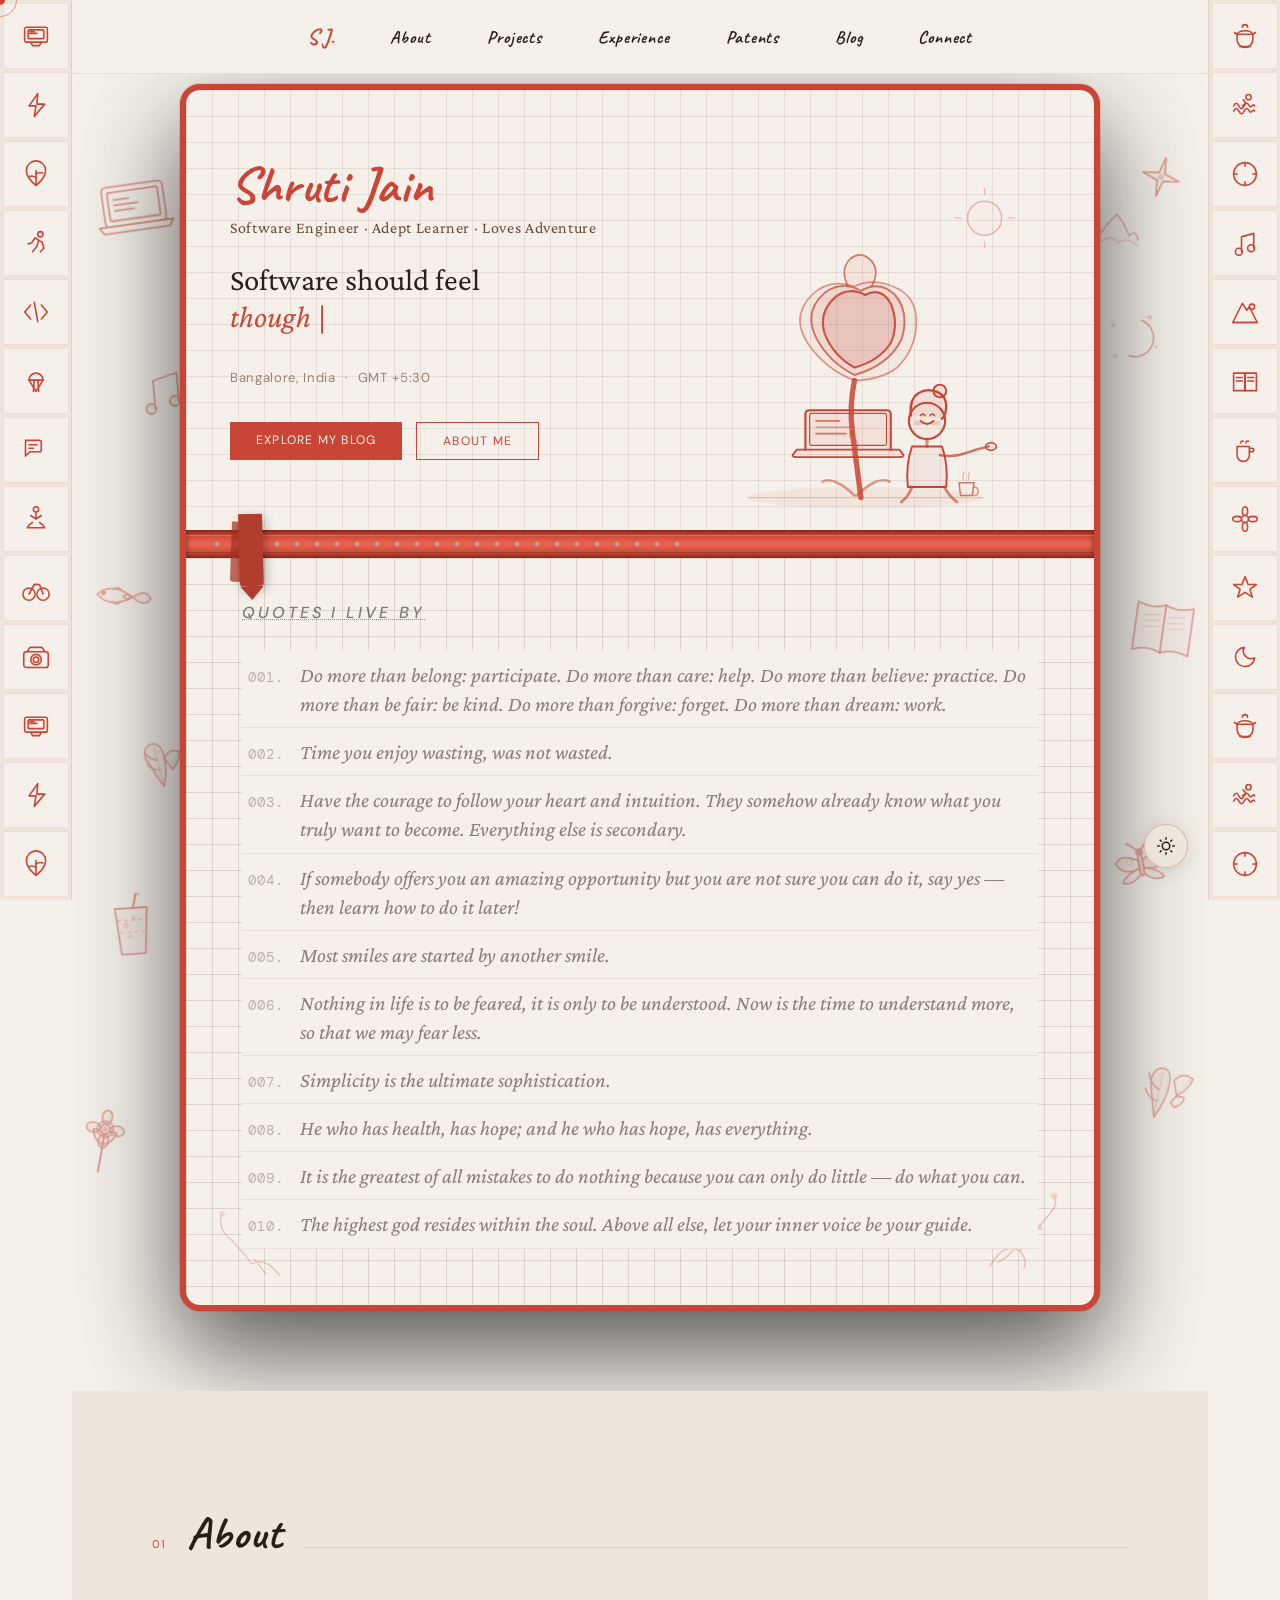
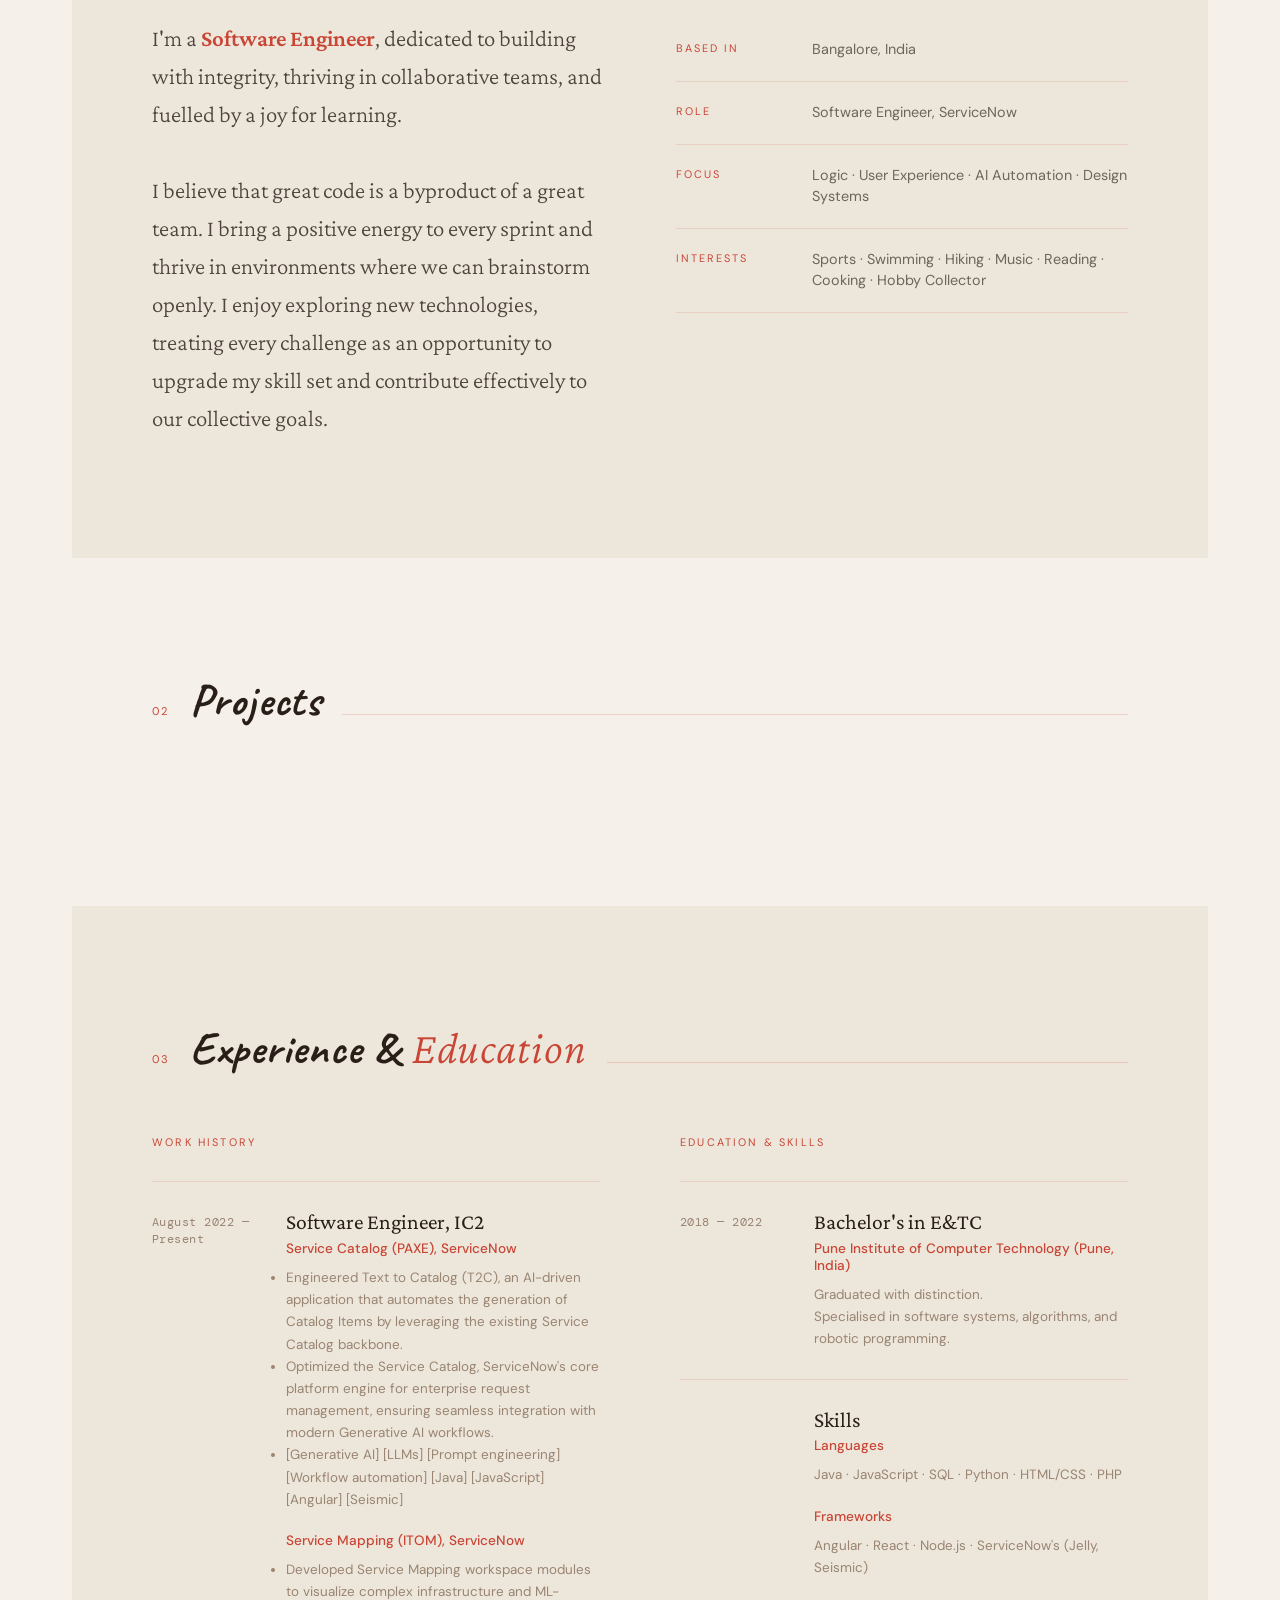
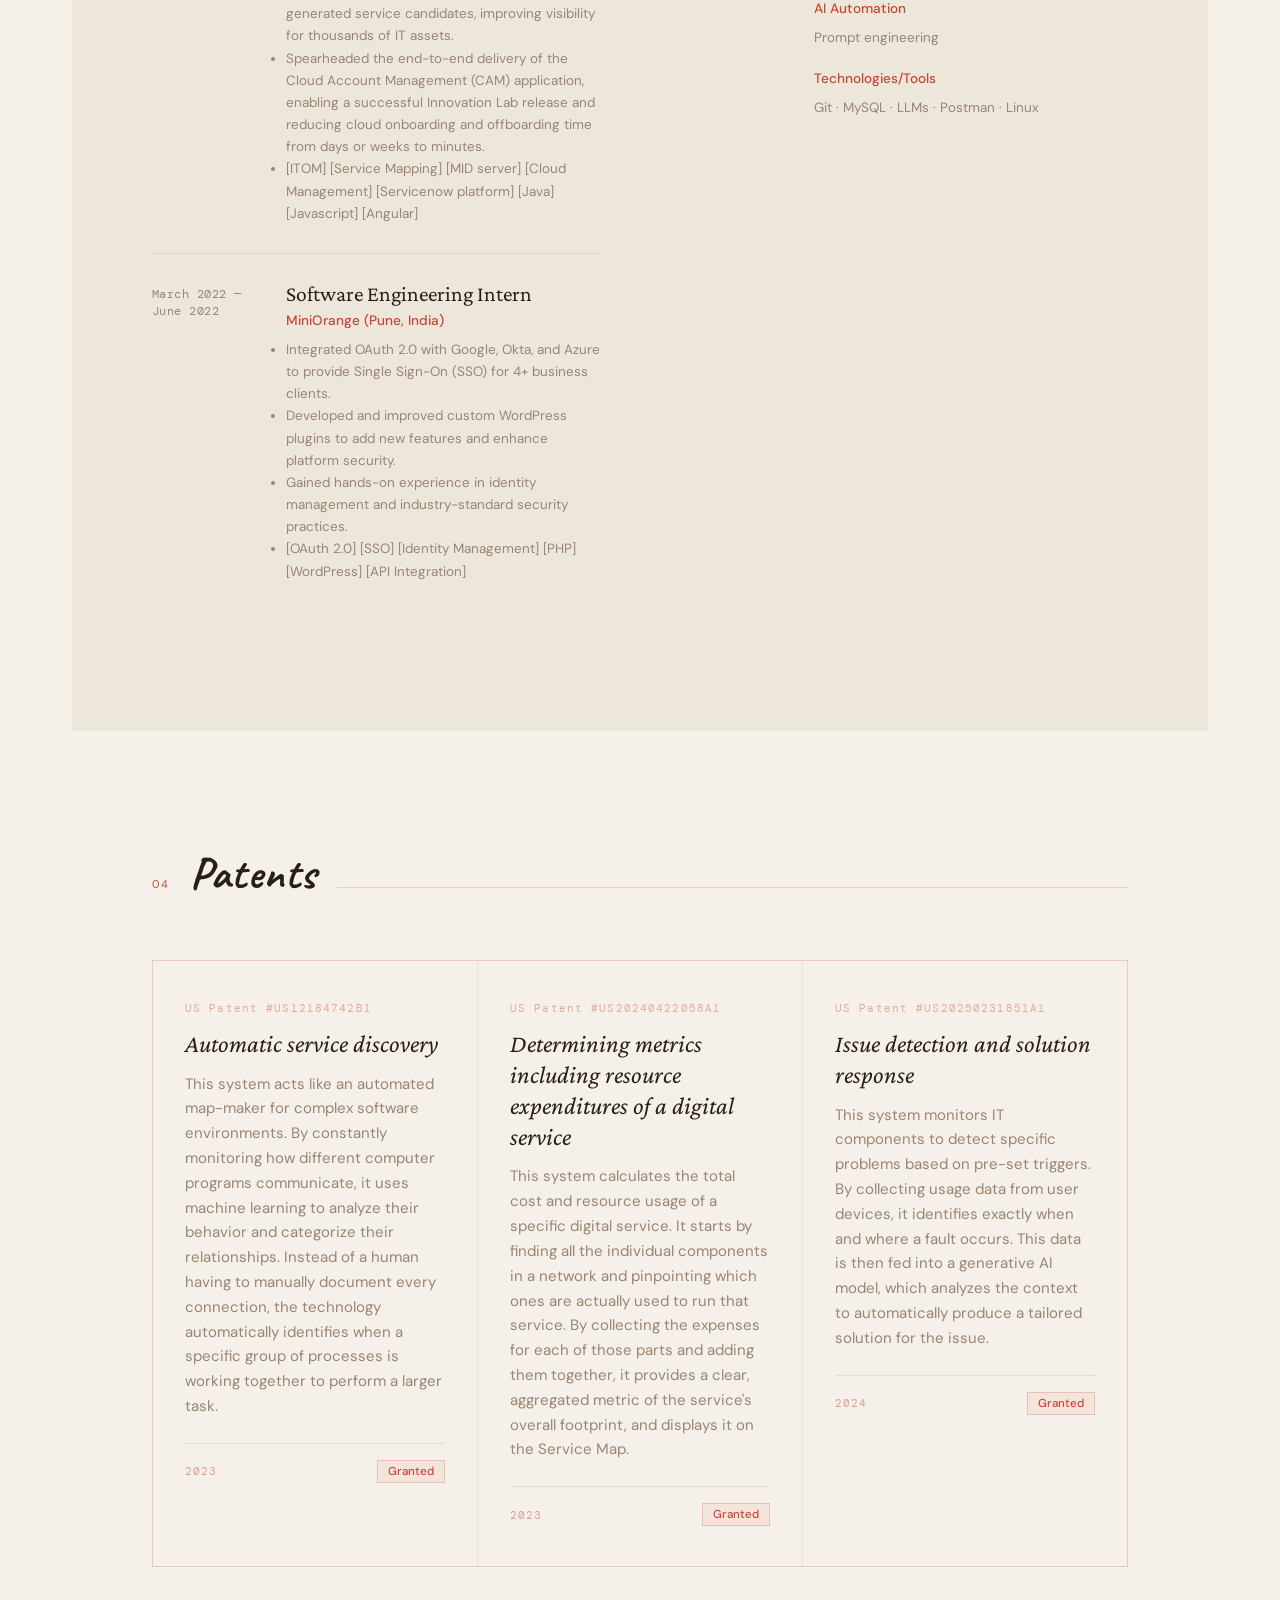
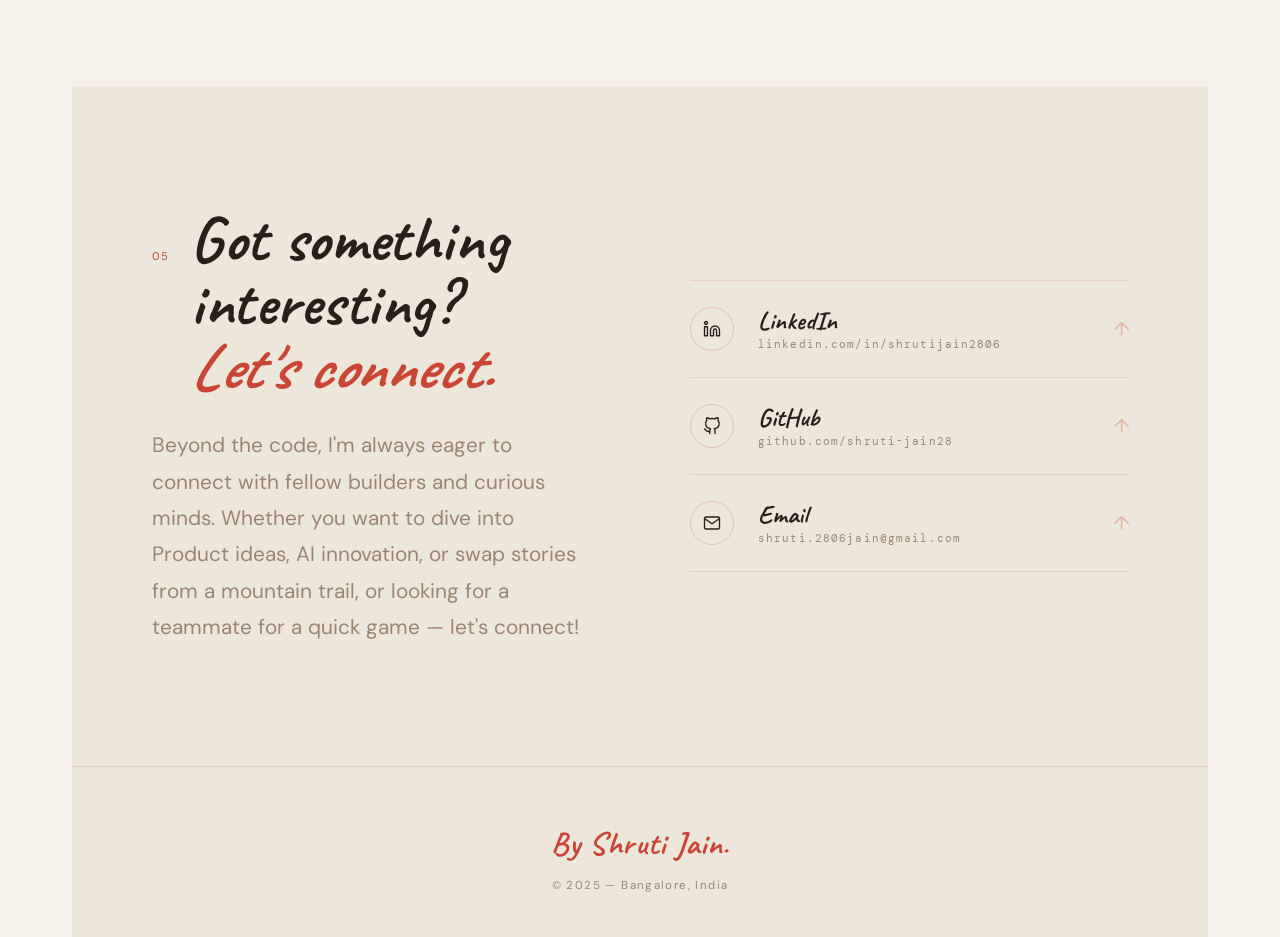
<file: index.html>
<!doctype html>
<html lang="en">
  <head>
    <meta charset="UTF-8" />
    <meta name="viewport" content="width=device-width, initial-scale=1.0" />
    <title>Shruti Jain</title>

    <!--Logo-->
    <link rel="icon" type="image/png" href="images/home_favicon.png" />

    <!-- Fonts -->
    <link
      href="https://fonts.googleapis.com/css2?family=Caveat:wght@400;600;700&family=Crimson+Pro:ital,wght@0,300;0,400;0,600;1,300;1,400&family=DM+Mono:wght@400;500&family=DM+Sans:wght@300;400;500&display=swap"
      rel="stylesheet"
    />

    <!-- Styles — order matters: base tokens first, then overrides -->
    <link rel="stylesheet" href="styles/base.css" />
    <link rel="stylesheet" href="styles/layout.css" />
    <link rel="stylesheet" href="styles/cursor.css" />
    <link rel="stylesheet" href="styles/hero.css" />
    <link rel="stylesheet" href="styles/sections.css" />
    <link rel="stylesheet" href="styles/responsive.css" />
  </head>
  <body>
    <!-- Custom cursor -->
    <div class="cur-dot" id="curDot"></div>
    <div class="cur-ring" id="curRing"></div>

    <!-- Theme toggle -->
    <button
      class="theme-toggle"
      id="themeToggle"
      aria-label="Toggle light/dark theme"
      title="Switch theme"
    >
      <span class="theme-icon theme-icon-dark">
        <svg
          width="18"
          height="18"
          viewBox="0 0 24 24"
          fill="none"
          stroke="currentColor"
          stroke-width="2"
          stroke-linecap="round"
          stroke-linejoin="round"
        >
          <path d="M21 12.79A9 9 0 1 1 11.21 3 7 7 0 0 0 21 12.79z" />
        </svg>
      </span>
      <span class="theme-icon theme-icon-light">
        <svg
          width="18"
          height="18"
          viewBox="0 0 24 24"
          fill="none"
          stroke="currentColor"
          stroke-width="2"
          stroke-linecap="round"
          stroke-linejoin="round"
        >
          <circle cx="12" cy="12" r="5" />
          <line x1="12" y1="1" x2="12" y2="3" />
          <line x1="12" y1="21" x2="12" y2="23" />
          <line x1="4.22" y1="4.22" x2="5.64" y2="5.64" />
          <line x1="18.36" y1="18.36" x2="19.78" y2="19.78" />
          <line x1="1" y1="12" x2="3" y2="12" />
          <line x1="21" y1="12" x2="23" y2="12" />
          <line x1="4.22" y1="19.78" x2="5.64" y2="18.36" />
          <line x1="18.36" y1="5.64" x2="19.78" y2="4.22" />
        </svg>
      </span>
    </button>

    <!-- Floating photo (appears over name on hover) -->
    <div id="floatPhoto">
      <img src="images/shruti.jpeg" alt="Shruti Jain" />
    </div>

    <!-- Quote author tooltip -->
    <div class="q-author-card" id="authorCard">
      <div class="q-author-info">
        <div class="q-author-name" id="authorName"></div>
        <div class="q-author-date" id="authorDate"></div>
      </div>
    </div>

    <!-- Sidebars (populated by sidebar.js) -->
    <aside class="sidebar sidebar-left" id="sideL"></aside>
    <aside class="sidebar sidebar-right" id="sideR"></aside>

    <main>
      <!-- ── NAV ─────────────────────────────────────────── -->
      <nav>
        <a href="#hero" class="nav-home">S J.</a>
        <a href="#about" class="nav-link">About</a>
        <a href="#projects" class="nav-link">Projects</a>
        <a href="#work" class="nav-link">Experience</a>
        <a href="#patents" class="nav-link">Patents</a>
        <a href="blog.html" class="nav-link">Blog</a>
        <a href="#contact" class="nav-link">Connect</a>
      </nav>

      <!-- ══════════════════════ HERO ══════════════════════ -->
      <section id="hero">
        <!-- Left doodles -->
        <svg
          class="hero-doodle"
          style="
            left: 2%;
            top: 8%;
            width: 88px;
            --op: 0.5;
            --base-t: rotate(-8deg);
            --float-t: translateY(-8px) rotate(-8deg);
            animation-delay: 0.2s, 0s;
            animation-duration: 7s, 0s;
          "
          viewBox="0 0 80 56"
          fill="none"
          stroke="#c94535"
          stroke-width="1.6"
          stroke-linecap="round"
          stroke-linejoin="round"
        >
          <rect x="8" y="4" width="56" height="36" rx="4" />
          <rect x="13" y="9" width="46" height="26" rx="1.5" />
          <line x1="18" y1="16" x2="32" y2="16" />
          <line x1="18" y1="21" x2="40" y2="21" />
          <line x1="18" y1="26" x2="36" y2="26" />
          <rect
            x="30"
            y="23"
            width="4"
            height="6"
            fill="#c94535"
            stroke="none"
            opacity=".5"
          >
            <animate
              attributeName="opacity"
              values="0;.6;0"
              dur="1.2s"
              repeatCount="indefinite"
            />
          </rect>
          <path d="M2 40 h68 l-4 6 H6z" />
        </svg>
        <svg
          class="hero-doodle"
          style="
            left: 1%;
            top: 38%;
            width: 72px;
            --op: 0.45;
            --base-t: rotate(5deg);
            --float-t: translateY(-12px) rotate(5deg);
            animation-delay: 0.5s, 0s;
            animation-duration: 8s, 0s;
          "
          viewBox="0 0 72 44"
          fill="none"
          stroke="#c94535"
          stroke-width="1.6"
          stroke-linecap="round"
          stroke-linejoin="round"
        >
          <path
            d="M14 22 Q28 8 50 22 Q28 36 14 22z"
            fill="rgba(201,69,53,.08)"
          />
          <path
            d="M50 22 Q62 12 68 22 Q62 32 50 22z"
            fill="rgba(201,69,53,.1)"
          />
          <circle cx="20" cy="20" r="2.5" fill="#c94535" stroke="none" />
          <path d="M30 16 Q34 12 38 16" />
          <path d="M30 28 Q34 32 38 28" />
          <path d="M40 22 Q44 18 48 22 Q44 26 40 22z" />
        </svg>
        <svg
          class="hero-doodle"
          style="
            left: 3%;
            top: 62%;
            width: 52px;
            --op: 0.5;
            --base-t: rotate(-4deg);
            --float-t: translateY(-9px) rotate(-4deg);
            animation-delay: 1s, 0s;
            animation-duration: 6.5s, 0s;
          "
          viewBox="0 0 52 72"
          fill="none"
          stroke="#c94535"
          stroke-width="1.6"
          stroke-linecap="round"
          stroke-linejoin="round"
        >
          <path d="M10 18 L14 64 H38 L42 18z" fill="rgba(201,69,53,.07)" />
          <line x1="10" y1="18" x2="42" y2="18" />
          <line
            x1="12"
            y1="30"
            x2="40"
            y2="30"
            stroke-dasharray="3 4"
            opacity=".5"
          />
          <line
            x1="14"
            y1="42"
            x2="38"
            y2="42"
            stroke-dasharray="3 4"
            opacity=".35"
          />
          <line x1="32" y1="4" x2="28" y2="18" stroke-width="2.2" />
          <path d="M30 6 Q33 3 36 5" stroke-width="1.2" opacity=".6" />
          <circle cx="20" cy="35" r="2" opacity=".4" />
          <circle cx="28" cy="28" r="1.5" opacity=".35" />
          <circle cx="24" cy="46" r="1.2" opacity=".3" />
        </svg>
        <svg
          class="hero-doodle"
          style="
            left: 0%;
            top: 78%;
            width: 64px;
            --op: 0.48;
            --base-t: rotate(10deg);
            --float-t: translateY(-7px) rotate(10deg);
            animation-delay: 1.8s, 0s;
            animation-duration: 9s, 0s;
          "
          viewBox="0 0 64 72"
          fill="none"
          stroke="#c94535"
          stroke-width="1.5"
          stroke-linecap="round"
          stroke-linejoin="round"
        >
          <line x1="32" y1="72" x2="32" y2="36" stroke-width="2" />
          <path
            d="M32 44 Q22 40 20 30 Q30 28 32 36z"
            fill="rgba(201,69,53,.1)"
          />
          <path
            d="M32 44 Q42 40 44 30 Q34 28 32 36z"
            fill="rgba(201,69,53,.1)"
          />
          <circle cx="32" cy="28" r="8" fill="rgba(201,69,53,.08)" />
          <ellipse cx="32" cy="16" rx="5" ry="7" fill="rgba(201,69,53,.12)" />
          <ellipse cx="32" cy="40" rx="5" ry="7" fill="rgba(201,69,53,.12)" />
          <ellipse cx="20" cy="28" rx="7" ry="5" fill="rgba(201,69,53,.12)" />
          <ellipse cx="44" cy="28" rx="7" ry="5" fill="rgba(201,69,53,.12)" />
          <circle cx="32" cy="28" r="5" fill="rgba(201,69,53,.2)" />
          <circle
            cx="32"
            cy="28"
            r="2.5"
            fill="#c94535"
            stroke="none"
            opacity=".5"
          />
        </svg>
        <svg
          class="hero-doodle"
          style="
            left: 5%;
            top: 50%;
            width: 60px;
            --op: 0.42;
            --base-t: rotate(-12deg);
            --float-t: translateY(-11px) rotate(-12deg);
            animation-delay: 2.4s, 0s;
            animation-duration: 7.5s, 0s;
          "
          viewBox="0 0 60 60"
          fill="none"
          stroke="#c94535"
          stroke-width="1.5"
          stroke-linecap="round"
          stroke-linejoin="round"
        >
          <path
            d="M30 55 Q24 42 20 30 Q14 18 22 12 Q34 8 36 22 Q38 36 30 55z"
            fill="rgba(201,69,53,.1)"
          />
          <line x1="30" y1="55" x2="28" y2="14" stroke-width="1" opacity=".5" />
          <path d="M28 28 Q20 24 18 18" />
          <path d="M29 38 Q21 36 18 30" />
          <path
            d="M42 40 Q50 34 52 24 Q42 18 36 28z"
            fill="rgba(201,69,53,.08)"
          />
          <line x1="42" y1="40" x2="50" y2="24" stroke-width="1" opacity=".4" />
        </svg>
        <svg
          class="hero-doodle"
          style="
            left: 6%;
            top: 22%;
            width: 44px;
            --op: 0.45;
            --base-t: rotate(-5deg);
            --float-t: translateY(-12px) rotate(-5deg);
            animation-delay: 3.2s, 0s;
            animation-duration: 8s, 0s;
          "
          viewBox="0 0 44 56"
          fill="none"
          stroke="#c94535"
          stroke-width="1.8"
          stroke-linecap="round"
          stroke-linejoin="round"
        >
          <path d="M14 44 V16 L38 10 V38" />
          <circle cx="10" cy="44" r="5" fill="rgba(201,69,53,.15)" />
          <circle cx="34" cy="38" r="5" fill="rgba(201,69,53,.15)" />
        </svg>

        <!-- Right doodles -->
        <svg
          class="hero-doodle"
          style="
            right: 2%;
            top: 6%;
            width: 48px;
            --op: 0.5;
            --base-t: rotate(15deg);
            --float-t: translateY(-10px) rotate(15deg);
            animation-delay: 0.3s, 0s;
            animation-duration: 6s, 0s;
          "
          viewBox="0 0 48 48"
          fill="none"
          stroke="#c94535"
          stroke-width="1.6"
          stroke-linecap="round"
        >
          <path
            d="M24 4 L27 20 L43 24 L27 28 L24 44 L21 28 L5 24 L21 20z"
            fill="rgba(201,69,53,.1)"
          />
          <circle
            cx="24"
            cy="24"
            r="3"
            fill="#c94535"
            stroke="none"
            opacity=".4"
          />
        </svg>
        <svg
          class="hero-doodle"
          style="
            right: 4%;
            top: 18%;
            width: 58px;
            --op: 0.45;
            --base-t: rotate(-6deg);
            --float-t: translateY(-14px) rotate(-6deg);
            animation-delay: 0.8s, 0s;
            animation-duration: 10s, 0s;
          "
          viewBox="0 0 58 58"
          fill="none"
          stroke="#c94535"
          stroke-width="1.5"
          stroke-linecap="round"
        >
          <path
            d="M38 10 A18 18 0 1 1 22 44 A14 14 0 0 0 38 10z"
            fill="rgba(201,69,53,.1)"
          />
          <circle
            cx="10"
            cy="12"
            r="2"
            fill="#c94535"
            stroke="none"
            opacity=".45"
          />
          <circle
            cx="50"
            cy="38"
            r="1.5"
            fill="#c94535"
            stroke="none"
            opacity=".4"
          />
          <path
            d="M46 10 l1.5-3.5 1.5 3.5 m-1.5-3.5 l-3.5 1.5 3.5 1.5"
            stroke-width="1.2"
            opacity=".5"
          />
          <path
            d="M8 44 l1-2.5 1 2.5 m-1-2.5 l-2.5 1 2.5 1"
            stroke-width="1"
            opacity=".4"
          />
        </svg>
        <svg
          class="hero-doodle"
          style="
            right: 1%;
            top: 40%;
            width: 68px;
            --op: 0.48;
            --base-t: rotate(8deg);
            --float-t: translateY(-9px) rotate(8deg);
            animation-delay: 1.3s, 0s;
            animation-duration: 8.5s, 0s;
          "
          viewBox="0 0 68 56"
          fill="none"
          stroke="#c94535"
          stroke-width="1.6"
          stroke-linecap="round"
          stroke-linejoin="round"
        >
          <path
            d="M6 4 Q6 52 6 52 Q22 46 34 52 Q46 46 62 52 L62 4 Q46 10 34 4 Q22 10 6 4z"
            fill="rgba(201,69,53,.07)"
          />
          <line x1="34" y1="4" x2="34" y2="52" stroke-width="1.8" />
          <line x1="14" y1="16" x2="30" y2="14" stroke-width="1" opacity=".5" />
          <line x1="14" y1="22" x2="30" y2="20" stroke-width="1" opacity=".4" />
          <line x1="14" y1="28" x2="30" y2="26" stroke-width="1" opacity=".4" />
          <line x1="38" y1="16" x2="54" y2="14" stroke-width="1" opacity=".5" />
          <line x1="38" y1="22" x2="54" y2="20" stroke-width="1" opacity=".4" />
          <line x1="38" y1="28" x2="54" y2="26" stroke-width="1" opacity=".4" />
        </svg>
        <svg
          class="hero-doodle"
          style="
            right: 3%;
            top: 58%;
            width: 66px;
            --op: 0.46;
            --base-t: rotate(-10deg);
            --float-t: translateY(-13px) rotate(-10deg);
            animation-delay: 2s, 0s;
            animation-duration: 7s, 0s;
          "
          viewBox="0 0 66 52"
          fill="none"
          stroke="#c94535"
          stroke-width="1.5"
          stroke-linecap="round"
          stroke-linejoin="round"
        >
          <ellipse cx="33" cy="26" rx="2.5" ry="12" fill="rgba(201,69,53,.3)" />
          <circle cx="33" cy="14" r="3" fill="rgba(201,69,53,.2)" />
          <path d="M33 14 Q26 6 22 4" />
          <circle
            cx="22"
            cy="4"
            r="1.8"
            fill="#c94535"
            stroke="none"
            opacity=".5"
          />
          <path d="M33 14 Q40 6 44 4" />
          <circle
            cx="44"
            cy="4"
            r="1.8"
            fill="#c94535"
            stroke="none"
            opacity=".5"
          />
          <path
            d="M31 22 Q14 12 8 22 Q14 36 31 30z"
            fill="rgba(201,69,53,.1)"
          />
          <path
            d="M31 30 Q16 34 12 42 Q22 46 31 36z"
            fill="rgba(201,69,53,.08)"
          />
          <path
            d="M35 22 Q52 12 58 22 Q52 36 35 30z"
            fill="rgba(201,69,53,.1)"
          />
          <path
            d="M35 30 Q50 34 54 42 Q44 46 35 36z"
            fill="rgba(201,69,53,.08)"
          />
          <circle cx="22" cy="22" r="3" stroke-width="1" opacity=".4" />
          <circle cx="44" cy="22" r="3" stroke-width="1" opacity=".4" />
        </svg>
        <svg
          class="hero-doodle"
          style="
            right: 1%;
            top: 74%;
            width: 70px;
            --op: 0.44;
            --base-t: rotate(14deg);
            --float-t: translateY(-8px) rotate(14deg);
            animation-delay: 2.8s, 0s;
            animation-duration: 9.5s, 0s;
          "
          viewBox="0 0 70 72"
          fill="none"
          stroke="#c94535"
          stroke-width="1.5"
          stroke-linecap="round"
          stroke-linejoin="round"
        >
          <path
            d="M35 70 Q30 56 26 44 Q20 30 28 22 Q40 16 42 32 Q44 48 35 70z"
            fill="rgba(201,69,53,.1)"
          />
          <line
            x1="35"
            y1="70"
            x2="33"
            y2="24"
            stroke-width="1"
            opacity=".45"
          />
          <path d="M33 42 Q23 38 20 28" />
          <path d="M34 54 Q24 52 20 44" />
          <path
            d="M52 44 Q62 36 64 24 Q52 18 46 30z"
            fill="rgba(201,69,53,.08)"
          />
          <path
            d="M52 56 Q60 52 60 44 Q50 42 48 52z"
            fill="rgba(201,69,53,.07)"
          />
          <line
            x1="52"
            y1="44"
            x2="62"
            y2="24"
            stroke-width="1"
            opacity=".35"
          />
        </svg>
        <svg
          class="hero-doodle"
          style="
            right: 6%;
            top: 10%;
            width: 56px;
            --op: 0.4;
            --base-t: rotate(6deg);
            --float-t: translateY(-10px) rotate(6deg);
            animation-delay: 3.8s, 0s;
            animation-duration: 11s, 0s;
          "
          viewBox="0 0 56 40"
          fill="none"
          stroke="#c94535"
          stroke-width="1.6"
          stroke-linecap="round"
          stroke-linejoin="round"
        >
          <path
            d="M4 32 Q10 20 18 28 Q24 16 32 8 Q40 16 46 28 Q52 20 56 32"
            opacity=".9"
          />
          <path
            d="M4 38 Q12 30 20 36 Q28 28 36 36 Q44 28 56 38"
            opacity=".5"
            stroke-width="1.2"
          />
        </svg>

        <!-- Open notebook -->
        <div class="notebook-open">
          <!-- TOP PAGE -->
          <div class="nb-page-left">
            <div class="nb-left-content">
              <div class="name-wrap" id="nameWrap">
                <h1 class="nb-name">Shruti Jain</h1>
              </div>
              <p class="nb-role">
                Software Engineer · Adept Learner · Loves Adventure
              </p>
              <h2 class="nb-tagline">
                Software should feel<br />
                <span
                  class="rotating-word"
                  id="rotatingWord"
                  title="click to change"
                >
                  <span class="word-inner" id="wordInner">thoughtful</span>
                </span>
              </h2>
              <p class="nb-location">
                Bangalore, India &nbsp;·&nbsp; GMT +5:30
              </p>
              <div class="nb-cta">
                <a href="blog.html" class="btn-nb btn-nb-solid"
                  >Explore my Blog</a
                >
                <a href="#about" class="btn-nb btn-nb-outline">About Me</a>
              </div>
            </div>

            <!-- Right illustration -->
            <div class="nb-right-illus">
              <svg
                viewBox="0 0 300 340"
                fill="none"
                stroke="#c94535"
                stroke-linecap="round"
                stroke-linejoin="round"
              >
                <ellipse
                  cx="152"
                  cy="310"
                  rx="110"
                  ry="10"
                  fill="rgba(201,69,53,.07)"
                  stroke="none"
                />
                <line
                  x1="42"
                  y1="310"
                  x2="262"
                  y2="310"
                  stroke-width="1.2"
                  opacity=".25"
                />
                <path
                  d="M148 310 Q144 280 140 248 Q137 225 142 200"
                  stroke-width="5"
                  stroke-linecap="round"
                  opacity=".85"
                />
                <path
                  d="M145 290 Q148 285 145 278"
                  stroke-width="1"
                  opacity=".4"
                />
                <path
                  d="M143 268 Q147 263 144 256"
                  stroke-width="1"
                  opacity=".4"
                />
                <path
                  d="M142 200 Q115 190 98 165 Q82 140 102 120 Q118 104 142 112 Q158 104 178 112 Q200 120 200 145 Q200 170 182 188 Q166 200 142 200z"
                  fill="rgba(201,69,53,.09)"
                  stroke-width="1.6"
                  opacity=".55"
                />
                <path
                  d="M142 195 Q118 183 106 160 Q94 135 114 118 Q130 106 148 116 Q166 106 180 120 Q194 136 186 162 Q174 186 142 195z"
                  fill="rgba(201,69,53,.12)"
                  stroke-width="1.8"
                  opacity=".75"
                />
                <path
                  d="M142 188 Q122 177 114 156 Q108 136 124 122 Q137 112 152 120 Q167 112 176 128 Q184 147 176 165 Q165 182 142 188z"
                  fill="rgba(201,69,53,.15)"
                  stroke-width="2"
                  opacity=".9"
                />
                <path
                  d="M136 112 Q128 96 138 86 Q148 78 158 88 Q166 98 158 112"
                  fill="rgba(201,69,53,.12)"
                  stroke-width="1.6"
                  opacity=".7"
                />
                <path
                  d="M142 308 Q134 300 126 296 Q118 292 112 295"
                  stroke-width="2.5"
                  opacity=".5"
                />
                <path
                  d="M144 308 Q152 300 160 296 Q168 292 175 295"
                  stroke-width="2.5"
                  opacity=".5"
                />
                <path
                  d="M96 265 L96 232 Q96 228 100 228 L172 228 Q176 228 176 232 L176 265"
                  stroke-width="2"
                  fill="rgba(201,69,53,.06)"
                />
                <rect
                  x="100"
                  y="231"
                  width="72"
                  height="30"
                  rx="1.5"
                  stroke-width="1"
                  fill="rgba(201,69,53,.04)"
                />
                <line
                  x1="106"
                  y1="238"
                  x2="128"
                  y2="238"
                  stroke-width="1.8"
                  opacity=".7"
                />
                <line
                  x1="106"
                  y1="244"
                  x2="142"
                  y2="244"
                  stroke-width="1.2"
                  opacity=".5"
                />
                <line
                  x1="106"
                  y1="250"
                  x2="134"
                  y2="250"
                  stroke-width="1.8"
                  opacity=".7"
                />
                <rect
                  x="137"
                  y="247"
                  width="5"
                  height="7"
                  fill="#c94535"
                  stroke="none"
                  opacity=".6"
                >
                  <animate
                    attributeName="opacity"
                    values="0;.65;0"
                    dur="1.3s"
                    repeatCount="indefinite"
                  />
                </rect>
                <path
                  d="M88 265 L184 265 L188 270 Q188 272 184 272 L88 272 Q84 272 84 270z"
                  stroke-width="1.8"
                  fill="rgba(201,69,53,.07)"
                />
                <circle
                  cx="210"
                  cy="238"
                  r="17"
                  stroke-width="2"
                  fill="rgba(201,69,53,.04)"
                />
                <path
                  d="M195 233 Q193 218 202 212 Q210 207 220 211 Q228 215 228 224 Q228 232 224 236"
                  stroke-width="2.2"
                  fill="rgba(201,69,53,.1)"
                />
                <circle
                  cx="222"
                  cy="210"
                  r="6"
                  stroke-width="1.8"
                  fill="rgba(201,69,53,.08)"
                />
                <path d="M204 238 Q210 244 216 238" stroke-width="1.8" />
                <path d="M204 233 Q206 230 208 233" stroke-width="1.5" />
                <path d="M213 233 Q215 230 217 233" stroke-width="1.5" />
                <ellipse
                  cx="202"
                  cy="240"
                  rx="4"
                  ry="2.5"
                  fill="rgba(201,69,53,.18)"
                  stroke="none"
                />
                <ellipse
                  cx="218"
                  cy="240"
                  rx="4"
                  ry="2.5"
                  fill="rgba(201,69,53,.18)"
                  stroke="none"
                />
                <line
                  x1="210"
                  y1="255"
                  x2="210"
                  y2="262"
                  stroke-width="3"
                  opacity=".6"
                />
                <path
                  d="M196 262 Q190 278 192 300 L228 300 Q230 278 224 262z"
                  stroke-width="1.8"
                  fill="rgba(201,69,53,.05)"
                />
                <path
                  d="M222 270 Q230 272 240 270 Q248 268 256 265 Q264 263 268 262"
                  stroke-width="2.2"
                  stroke-linecap="round"
                  opacity=".75"
                />
                <ellipse
                  cx="270"
                  cy="262"
                  rx="5"
                  ry="3.5"
                  stroke-width="1.5"
                  fill="rgba(201,69,53,.06)"
                />
                <path
                  d="M196 300 Q192 310 186 314"
                  stroke-width="2.5"
                  opacity=".65"
                />
                <path
                  d="M226 300 Q232 310 238 314"
                  stroke-width="2.5"
                  opacity=".65"
                />
                <circle
                  cx="264"
                  cy="48"
                  r="16"
                  stroke-width="1.4"
                  opacity=".35"
                  fill="rgba(201,69,53,.05)"
                />
                <line
                  x1="264"
                  y1="26"
                  x2="264"
                  y2="20"
                  stroke-width="1.2"
                  opacity=".3"
                />
                <line
                  x1="264"
                  y1="70"
                  x2="264"
                  y2="76"
                  stroke-width="1.2"
                  opacity=".3"
                />
                <line
                  x1="242"
                  y1="48"
                  x2="236"
                  y2="48"
                  stroke-width="1.2"
                  opacity=".3"
                />
                <line
                  x1="286"
                  y1="48"
                  x2="292"
                  y2="48"
                  stroke-width="1.2"
                  opacity=".3"
                />
                <path
                  d="M240 296 h14 l-1.5 12 H241.5z"
                  stroke-width="1.5"
                  opacity=".7"
                />
                <path
                  d="M254 300 q4 0 4 4 q0 4-4 4"
                  stroke-width="1.2"
                  opacity=".6"
                />
                <path
                  d="M244 293 Q243 289 245 286"
                  stroke-width="1"
                  opacity=".45"
                />
                <path
                  d="M249 293 Q248 289 250 286"
                  stroke-width="1"
                  opacity=".4"
                />
              </svg>
            </div>
          </div>

          <!-- SPINE -->
          <div class="notebook-spine">
            <div class="stitch">
              <span></span><span></span><span></span><span></span> <span></span
              ><span></span><span></span><span></span> <span></span><span></span
              ><span></span><span></span> <span></span><span></span><span></span
              ><span></span> <span></span><span></span><span></span
              ><span></span> <span></span><span></span><span></span
              ><span></span>
            </div>
            <div class="nb-ribbon"></div>
            <div class="nb-ribbon-back"></div>
          </div>

          <!-- BOTTOM PAGE — Quotes (populated by quotes.js) -->
          <div class="nb-page-right">
            <p class="nb-quotes-title">Quotes I live by</p>
            <ul class="quote-list" id="quoteList"></ul>

            <!-- Corner doodles -->
            <div
              style="
                position: absolute;
                bottom: 24px;
                right: 24px;
                opacity: 0.3;
                pointer-events: none;
              "
            >
              <svg
                width="90"
                height="90"
                viewBox="0 0 90 90"
                fill="none"
                stroke="#d44f39"
                stroke-width="1.5"
                stroke-linecap="round"
                stroke-linejoin="round"
              >
                <path d="M10 80 Q25 55 40 65 Q55 45 72 25" />
                <path d="M36 60 Q28 72 18 76" />
                <path d="M72 25 Q78 18 74 10" />
                <path d="M40 65 Q48 75 44 82" />
                <circle
                  cx="74"
                  cy="10"
                  r="3.5"
                  fill="#d44f39"
                  stroke="none"
                  opacity=".5"
                />
                <path d="M58 44 l2-5 2 5 m-2-5 l-5 2 5 2" stroke-width="1.2" />
              </svg>
            </div>
            <div
              style="
                position: absolute;
                bottom: 24px;
                left: 24px;
                opacity: 0.28;
                pointer-events: none;
              "
            >
              <svg
                width="80"
                height="80"
                viewBox="0 0 80 80"
                fill="none"
                stroke="#d44f39"
                stroke-width="1.4"
                stroke-linecap="round"
                stroke-linejoin="round"
              >
                <path d="M70 80 Q55 60 42 68 Q30 52 15 38" />
                <path d="M44 63 Q52 73 56 78" />
                <path d="M15 38 Q8 28 12 18" />
                <circle
                  cx="12"
                  cy="18"
                  r="3"
                  fill="#d44f39"
                  stroke="none"
                  opacity=".5"
                />
              </svg>
            </div>
          </div>
        </div>
        <!-- /notebook-open -->
      </section>

      <!-- ══════════════════════ ABOUT ══════════════════════ -->
      <section id="about">
        <div class="sec-header rv">
          <span class="sec-num">01</span>
          <h2 class="sec-title">About</h2>
          <div class="sec-line"></div>
        </div>
        <div class="about-grid">
          <div class="about-bio rv rv1">
            I'm a <strong>Software Engineer</strong>, dedicated to building with
            integrity, thriving in collaborative teams, and fuelled by a joy for
            learning.<br /><br />
            I believe that great code is a byproduct of a great team. I bring a
            positive energy to every sprint and thrive in environments where we
            can brainstorm openly. I enjoy exploring new technologies, treating
            every challenge as an opportunity to upgrade my skill set and
            contribute effectively to our collective goals.
          </div>
          <div class="about-details">
            <div class="det rv rv2">
              <span class="det-k">Based In</span
              ><span class="det-v">Bangalore, India</span>
            </div>
            <div class="det rv rv2">
              <span class="det-k">Role</span
              ><span class="det-v">Software Engineer, ServiceNow</span>
            </div>
            <div class="det rv rv3">
              <span class="det-k">Focus</span
              ><span class="det-v"
                >Logic · User Experience · AI Automation · Design Systems</span
              >
            </div>
            <div class="det rv rv4">
              <span class="det-k">Interests</span
              ><span class="det-v"
                >Sports · Swimming · Hiking · Music · Reading · Cooking · Hobby
                Collector</span
              >
            </div>
          </div>
        </div>
      </section>

      <!-- ══════════════════════ PROJECTS ══════════════════════ -->
      <section id="projects">
        <div class="sec-header rv">
          <span class="sec-num">02</span>
          <h2 class="sec-title">Projects</h2>
          <div class="sec-line"></div>
        </div>
        <!-- Skills / project cards go here -->
      </section>

      <!-- ══════════════════════ EXPERIENCE ══════════════════════ -->
      <section id="work">
        <div class="sec-header rv">
          <span class="sec-num">03</span>
          <h2 class="sec-title">
            Experience &amp;
            <em
              style="
                font-style: italic;
                color: var(--coral);
                font-family: &quot;Crimson Pro&quot;, serif;
                font-weight: 300;
              "
              >Education</em
            >
          </h2>
          <div class="sec-line"></div>
        </div>
        <div class="exp-grid">
          <!-- Work history -->
          <div>
            <p class="exp-col-label rv">Work History</p>
            <div class="exp-entry rv rv1">
              <span class="exp-year">August 2022 — Present</span>
              <div class="exp-body">
                <h3 class="exp-title">Software Engineer, IC2</h3>
                <div class="exp-company">
                  Service Catalog (PAXE), ServiceNow
                </div>
                <ul class="exp-desc">
                  <li>
                    Engineered Text to Catalog (T2C), an AI-driven application
                    that automates the generation of Catalog Items by leveraging
                    the existing Service Catalog backbone.
                  </li>
                  <li>
                    Optimized the Service Catalog, ServiceNow's core platform
                    engine for enterprise request management, ensuring seamless
                    integration with modern Generative AI workflows.
                  </li>
                  <li>
                    [Generative AI] [LLMs] [Prompt engineering] [Workflow
                    automation] [Java] [JavaScript] [Angular] [Seismic]
                  </li>
                </ul>
                <br />
                <div class="exp-company">
                  Service Mapping (ITOM), ServiceNow
                </div>
                <ul class="exp-desc">
                  <li>
                    Developed Service Mapping workspace modules to visualize
                    complex infrastructure and ML-generated service candidates,
                    improving visibility for thousands of IT assets.
                  </li>
                  <li>
                    Spearheaded the end-to-end delivery of the Cloud Account
                    Management (CAM) application, enabling a successful
                    Innovation Lab release and reducing cloud onboarding and
                    offboarding time from days or weeks to minutes.
                  </li>
                  <li>
                    [ITOM] [Service Mapping] [MID server] [Cloud Management]
                    [Servicenow platform] [Java] [Javascript] [Angular]
                  </li>
                </ul>
              </div>
            </div>
            <div class="exp-entry rv rv2">
              <span class="exp-year">March 2022 — June 2022</span>
              <div class="exp-body">
                <h3 class="exp-title">Software Engineering Intern</h3>
                <div class="exp-company">MiniOrange (Pune, India)</div>
                <ul class="exp-desc">
                  <li>
                    Integrated OAuth 2.0 with Google, Okta, and Azure to provide
                    Single Sign-On (SSO) for 4+ business clients.
                  </li>
                  <li>
                    Developed and improved custom WordPress plugins to add new
                    features and enhance platform security.
                  </li>
                  <li>
                    Gained hands-on experience in identity management and
                    industry-standard security practices.
                  </li>
                  <li>
                    [OAuth 2.0] [SSO] [Identity Management] [PHP] [WordPress]
                    [API Integration]
                  </li>
                </ul>
              </div>
            </div>
          </div>

          <!-- Education -->
          <div>
            <p class="exp-col-label rv rv1">Education &amp; Skills</p>
            <div class="exp-entry rv rv1">
              <span class="exp-year">2018 — 2022</span>
              <div class="exp-body">
                <h3 class="exp-title">Bachelor's in E&amp;TC</h3>
                <div class="exp-company">
                  Pune Institute of Computer Technology (Pune, India)
                </div>
                <p class="exp-desc">
                  Graduated with distinction.<br />Specialised in software
                  systems, algorithms, and robotic programming.
                </p>
              </div>
            </div>
            <div class="exp-entry rv rv3">
              <span class="exp-year"></span>
              <div class="exp-body">
                <h3 class="exp-title">Skills</h3>
                <div class="exp-company">Languages</div>
                <p class="exp-desc">
                  Java · JavaScript · SQL · Python · HTML/CSS · PHP
                </p>
                <br />
                <div class="exp-company">Frameworks</div>
                <p class="exp-desc">
                  Angular · React · Node.js · ServiceNow's (Jelly, Seismic)
                </p>
                <br />
                <div class="exp-company">AI Automation</div>
                <p class="exp-desc">Prompt engineering</p>
                <br />
                <div class="exp-company">Technologies/Tools</div>
                <p class="exp-desc">Git · MySQL · LLMs · Postman · Linux</p>
              </div>
            </div>
          </div>
        </div>
      </section>

      <!-- ══════════════════════ PATENTS ══════════════════════ -->
      <section id="patents">
        <div class="sec-header rv">
          <span class="sec-num">04</span>
          <h2 class="sec-title">Patents</h2>
          <div class="sec-line"></div>
        </div>
        <div class="patents-grid">
          <a
            href="https://patents.google.com/patent/US12184742B1"
            target="_blank"
            rel="noopener"
            class="patent-card rv"
            style="text-decoration: none; display: block"
          >
            <span class="patent-num">US Patent #US12184742B1</span>
            <h3 class="patent-title">Automatic service discovery</h3>
            <p class="patent-desc">
              This system acts like an automated map-maker for complex software
              environments. By constantly monitoring how different computer
              programs communicate, it uses machine learning to analyze their
              behavior and categorize their relationships. Instead of a human
              having to manually document every connection, the technology
              automatically identifies when a specific group of processes is
              working together to perform a larger task.
            </p>
            <div class="patent-footer">
              <span class="patent-year">2023</span
              ><span class="patent-status">Granted</span>
            </div>
          </a>
          <a
            href="https://patents.google.com/patent/US20240422058A1"
            target="_blank"
            rel="noopener"
            class="patent-card rv rv1"
            style="text-decoration: none; display: block"
          >
            <span class="patent-num">US Patent #US20240422058A1</span>
            <h3 class="patent-title">
              Determining metrics including resource expenditures of a digital
              service
            </h3>
            <p class="patent-desc">
              This system calculates the total cost and resource usage of a
              specific digital service. It starts by finding all the individual
              components in a network and pinpointing which ones are actually
              used to run that service. By collecting the expenses for each of
              those parts and adding them together, it provides a clear,
              aggregated metric of the service's overall footprint, and displays
              it on the Service Map.
            </p>
            <div class="patent-footer">
              <span class="patent-year">2023</span
              ><span class="patent-status">Granted</span>
            </div>
          </a>
          <a
            href="https://patents.google.com/patent/US20250231851A1"
            target="_blank"
            rel="noopener"
            class="patent-card rv rv2"
            style="text-decoration: none; display: block"
          >
            <span class="patent-num">US Patent #US20250231851A1</span>
            <h3 class="patent-title">Issue detection and solution response</h3>
            <p class="patent-desc">
              This system monitors IT components to detect specific problems
              based on pre-set triggers. By collecting usage data from user
              devices, it identifies exactly when and where a fault occurs. This
              data is then fed into a generative AI model, which analyzes the
              context to automatically produce a tailored solution for the
              issue.
            </p>
            <div class="patent-footer">
              <span class="patent-year">2024</span
              ><span class="patent-status">Granted</span>
            </div>
          </a>
        </div>
      </section>

      <!-- ══════════════════════ CONTACT ══════════════════════ -->
      <section id="contact">
        <div>
          <div class="sec-header rv" style="margin-bottom: 28px">
            <span class="sec-num">05</span>
            <p class="contact-hl rv rv1">
              Got something<br />interesting?<br /><em>Let's connect.</em>
            </p>
          </div>
          <p class="contact-sub rv rv2">
            Beyond the code, I'm always eager to connect with fellow builders
            and curious minds. Whether you want to dive into Product ideas, AI
            innovation, or swap stories from a mountain trail, or looking for a
            teammate for a quick game — let's connect!
          </p>
        </div>

        <div class="social-links-grid rv rv2">
          <a
            href="https://www.linkedin.com/in/shrutijain2806/"
            target="_blank"
            rel="noopener noreferrer"
            class="social-link-item"
          >
            <div class="social-link-icon">
              <svg
                viewBox="0 0 24 24"
                fill="none"
                stroke="currentColor"
                stroke-width="1.8"
                stroke-linecap="round"
                stroke-linejoin="round"
              >
                <path
                  d="M16 8a6 6 0 0 1 6 6v7h-4v-7a2 2 0 0 0-2-2 2 2 0 0 0-2 2v7h-4v-7a6 6 0 0 1 6-6z"
                />
                <rect x="2" y="9" width="4" height="12" />
                <circle cx="4" cy="4" r="2" />
              </svg>
            </div>
            <div>
              <span class="social-link-name">LinkedIn</span>
              <span class="social-link-handle"
                >linkedin.com/in/shrutijain2806</span
              >
            </div>
            <span class="social-link-arr">↗</span>
          </a>

          <a
            href="https://github.com/shruti-jain28"
            target="_blank"
            rel="noopener noreferrer"
            class="social-link-item"
          >
            <div class="social-link-icon">
              <svg
                viewBox="0 0 24 24"
                fill="none"
                stroke="currentColor"
                stroke-width="1.8"
                stroke-linecap="round"
                stroke-linejoin="round"
              >
                <path
                  d="M9 19c-5 1.5-5-2.5-7-3m14 6v-3.87a3.37 3.37 0 0 0-.94-2.61c3.14-.35 6.44-1.54 6.44-7A5.44 5.44 0 0 0 20 4.77 5.07 5.07 0 0 0 19.91 1S18.73.65 16 2.48a13.38 13.38 0 0 0-7 0C6.27.65 5.09 1 5.09 1A5.07 5.07 0 0 0 5 4.77a5.44 5.44 0 0 0-1.5 3.78c0 5.42 3.3 6.61 6.44 7A3.37 3.37 0 0 0 9 18.13V22"
                />
              </svg>
            </div>
            <div>
              <span class="social-link-name">GitHub</span>
              <span class="social-link-handle">github.com/shruti-jain28</span>
            </div>
            <span class="social-link-arr">↗</span>
          </a>

          <a href="mailto:shruti.2806jain@gmail.com" class="social-link-item">
            <div class="social-link-icon">
              <svg
                viewBox="0 0 24 24"
                fill="none"
                stroke="currentColor"
                stroke-width="1.8"
                stroke-linecap="round"
                stroke-linejoin="round"
              >
                <path
                  d="M4 4h16c1.1 0 2 .9 2 2v12c0 1.1-.9 2-2 2H4c-1.1 0-2-.9-2-2V6c0-1.1.9-2 2-2z"
                />
                <polyline points="22,6 12,13 2,6" />
              </svg>
            </div>
            <div>
              <span class="social-link-name">Email</span>
              <span class="social-link-handle">shruti.2806jain@gmail.com</span>
            </div>
            <span class="social-link-arr">↗</span>
          </a>
        </div>
      </section>

      <!-- ══════════════════════ FOOTER ══════════════════════ -->
      <footer>
        <a href="#hero" class="foot-logo">By Shruti Jain.</a>
        <span class="foot-copy">© 2025 — Bangalore, India</span>
      </footer>
    </main>

    <!-- Data first (populate Portfolio.ICONS / Portfolio.QUOTES) -->
    <script src="data/icons.js"></script>
    <script src="data/quotes.js"></script>

    <!-- Feature scripts (register Portfolio.init* functions) -->
    <script src="scripts/theme.js"></script>
    <script src="scripts/sidebar.js"></script>
    <script src="scripts/cursor.js"></script>
    <script src="scripts/typewriter.js"></script>
    <script src="scripts/quotes.js"></script>
    <script src="scripts/interactions.js"></script>

    <!-- Entry point — calls all inits in the right order -->
    <script src="scripts/main.js"></script>
  </body>
</html>
</file>
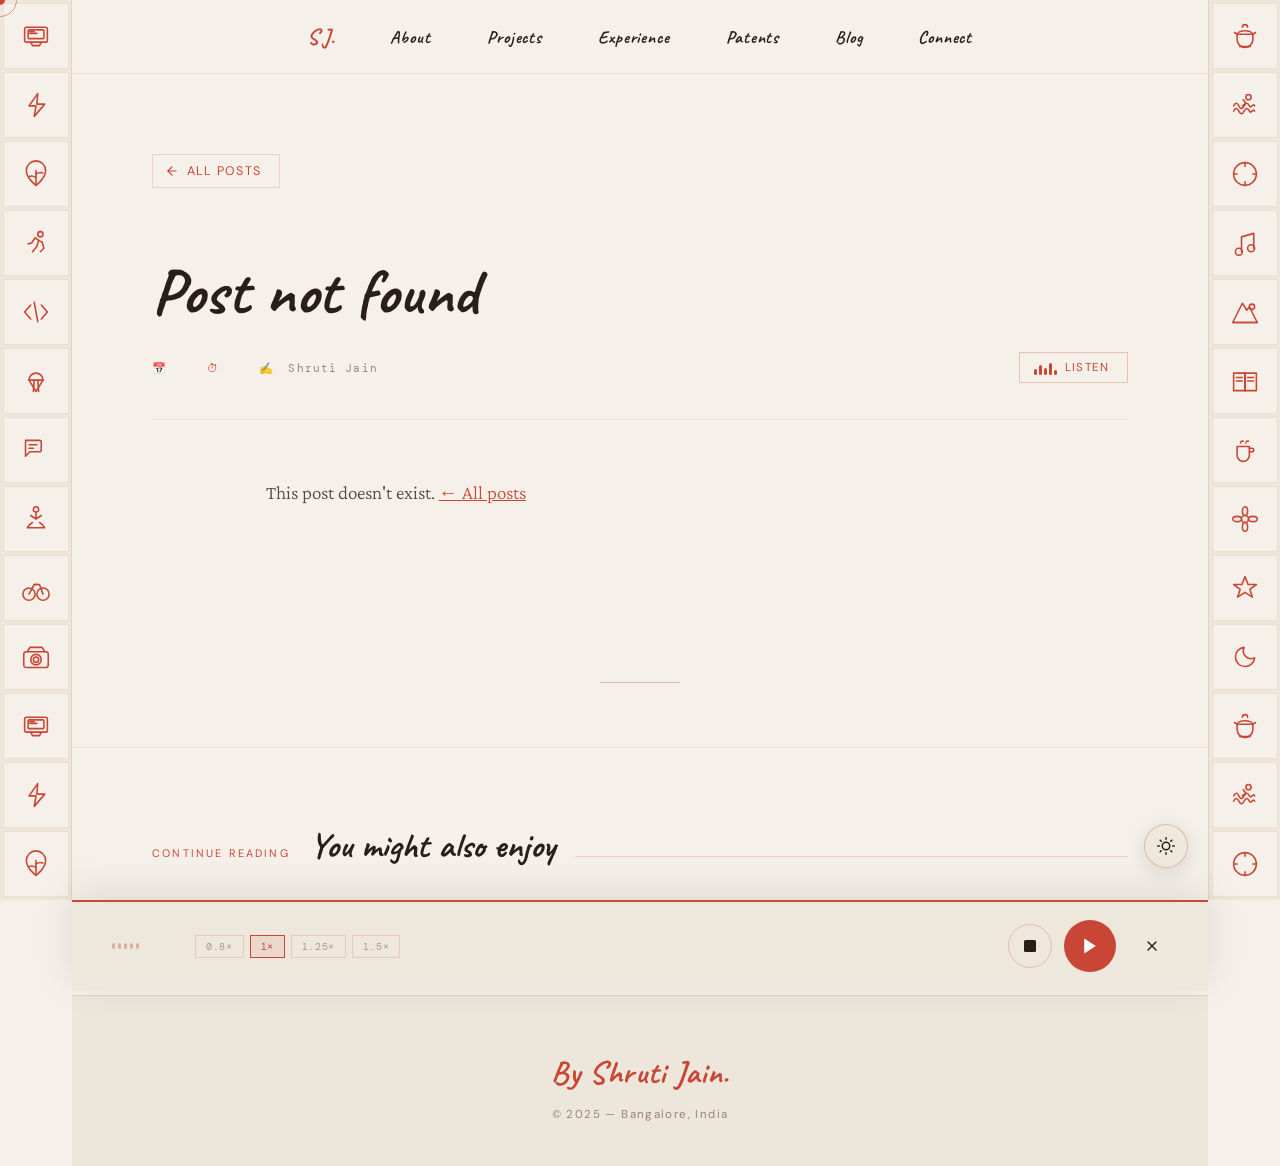
<file: blog-post.html>
<!doctype html>
<html lang="en">
  <head>
    <meta charset="UTF-8" />
    <meta name="viewport" content="width=device-width, initial-scale=1.0" />
    <title>Post — Shruti Jain</title>
    <link
      href="https://fonts.googleapis.com/css2?family=Caveat:wght@400;600;700&family=Crimson+Pro:ital,wght@0,300;0,400;0,600;1,300;1,400&family=DM+Mono:wght@400;500&family=DM+Sans:wght@300;400;500&display=swap"
      rel="stylesheet"
    />
    <!-- Shared styles -->
    <link rel="stylesheet" href="styles/base.css" />
    <link rel="stylesheet" href="styles/layout.css" />
    <link rel="stylesheet" href="styles/cursor.css" />
    <!-- Blog-specific -->
    <link rel="stylesheet" href="styles/blog.css" />
  </head>
  <body>

    <!-- Cursor -->
    <div class="cur-dot" id="curDot"></div>
    <div class="cur-ring" id="curRing"></div>

    <!-- Theme toggle -->
    <button class="theme-toggle" id="themeToggle" aria-label="Toggle theme" title="Switch theme">
      <span class="theme-icon theme-icon-dark">
        <svg width="18" height="18" viewBox="0 0 24 24" fill="none" stroke="currentColor" stroke-width="2" stroke-linecap="round" stroke-linejoin="round">
          <path d="M21 12.79A9 9 0 1 1 11.21 3 7 7 0 0 0 21 12.79z"/>
        </svg>
      </span>
      <span class="theme-icon theme-icon-light">
        <svg width="18" height="18" viewBox="0 0 24 24" fill="none" stroke="currentColor" stroke-width="2" stroke-linecap="round" stroke-linejoin="round">
          <circle cx="12" cy="12" r="5"/>
          <line x1="12" y1="1" x2="12" y2="3"/><line x1="12" y1="21" x2="12" y2="23"/>
          <line x1="4.22" y1="4.22" x2="5.64" y2="5.64"/><line x1="18.36" y1="18.36" x2="19.78" y2="19.78"/>
          <line x1="1" y1="12" x2="3" y2="12"/><line x1="21" y1="12" x2="23" y2="12"/>
          <line x1="4.22" y1="19.78" x2="5.64" y2="18.36"/><line x1="18.36" y1="5.64" x2="19.78" y2="4.22"/>
        </svg>
      </span>
    </button>

    <!-- Sidebars -->
    <aside class="sidebar sidebar-left"  id="sideL"></aside>
    <aside class="sidebar sidebar-right" id="sideR"></aside>

    <main>

      <!-- ── NAV ── -->
      <nav>
        <a href="index.html" class="nav-home">S J.</a>
        <a href="index.html#about"    class="nav-link">About</a>
        <a href="index.html#projects" class="nav-link">Projects</a>
        <a href="index.html#work"     class="nav-link">Experience</a>
        <a href="index.html#patents"  class="nav-link">Patents</a>
        <a href="blog.html"           class="nav-link">Blog</a>
        <a href="index.html#contact"  class="nav-link">Connect</a>
      </nav>

      <!-- ── POST HERO ── -->
      <section id="post-hero">

        <!-- Back link -->
        <div class="post-back-row">
          <a href="blog.html" class="back-link">
            <svg viewBox="0 0 24 24" fill="none" stroke="currentColor" stroke-width="2" stroke-linecap="round" stroke-linejoin="round">
              <line x1="19" y1="12" x2="5" y2="12"/>
              <polyline points="12 19 5 12 12 5"/>
            </svg>
            All Posts
          </a>
        </div>

        <!-- Tags row (populated by JS) -->
        <div class="post-tags-row" id="postTags"></div>

        <!-- Title (populated by JS) -->
        <h1 class="post-title" id="postTitle"></h1>

        <!-- Meta bar -->
        <div class="post-meta-bar">
          <span class="post-meta-item">
            <span>📅</span>
            <span id="postDate"></span>
          </span>
          <span class="post-meta-item">
            <span>⏱</span>
            <span id="postRead"></span>
          </span>
          <span class="post-meta-item">
            <span>✍️</span>
            Shruti Jain
          </span>
          <!-- Listen button -->
          <button class="listen-btn" id="listenBtn" title="Listen to this post">
            <div class="listen-waves" aria-hidden="true">
              <span></span><span></span><span></span><span></span><span></span>
            </div>
            Listen
          </button>
        </div>

      </section>

      <!-- ── POST BODY (populated by JS) ── -->
      <article id="postBody"></article>

      <!-- Visual breather before recommendations -->
      <div class="post-divider"></div>

      <!-- ── RECOMMENDATIONS ── -->
      <section id="recommendations">
        <div class="rec-header rv">
          <span class="rec-label">Continue reading</span>
          <h2 class="rec-title">You might also enjoy</h2>
          <div class="rec-line"></div>
        </div>
        <div class="rec-grid" id="recGrid"></div>
      </section>

      <!-- ── FOOTER ── -->
      <footer>
        <a href="index.html" class="foot-logo">By Shruti Jain.</a>
        <span class="foot-copy">© 2025 — Bangalore, India</span>
      </footer>

    </main>

    <!-- ══════════════════════ TTS PLAYER BAR ══════════════════════ -->
    <div class="tts-player" id="ttsPlayer" role="complementary" aria-label="Audio player">

      <!-- Progress track along top edge -->
      <div class="tts-progress-track">
        <div class="tts-progress-fill" id="ttsProgressBar"></div>
      </div>

      <div class="tts-inner">

        <!-- Animated waveform -->
        <div class="tts-wave" id="ttsWave" aria-hidden="true">
          <span></span><span></span><span></span><span></span><span></span>
        </div>

        <!-- Post title in player -->
        <span class="tts-blog-title" id="ttsBlogTitle"></span>

        <!-- Speed chips -->
        <div class="tts-speeds" role="group" aria-label="Playback speed">
          <button class="tts-speed-btn" data-rate="0.8"  title="0.8× speed">0.8×</button>
          <button class="tts-speed-btn active" data-rate="1"    title="Normal speed">1×</button>
          <button class="tts-speed-btn" data-rate="1.25" title="1.25× speed">1.25×</button>
          <button class="tts-speed-btn" data-rate="1.5"  title="1.5× speed">1.5×</button>
        </div>

        <!-- Controls -->
        <div class="tts-controls">

          <!-- Stop -->
          <button class="tts-btn" id="ttsStop" title="Stop" aria-label="Stop">
            <svg viewBox="0 0 24 24" fill="currentColor">
              <rect x="4" y="4" width="16" height="16" rx="2"/>
            </svg>
          </button>

          <!-- Play / Pause (big coral button) -->
          <button class="tts-btn tts-btn--play" id="ttsPlay" aria-label="Play">
            <!-- Play icon -->
            <svg id="ttsPlayIcon" viewBox="0 0 24 24" fill="currentColor" style="display:block">
              <polygon points="5,3 19,12 5,21"/>
            </svg>
            <!-- Pause icon -->
            <svg id="ttsPauseIcon" viewBox="0 0 24 24" fill="currentColor" style="display:none">
              <rect x="5"  y="3" width="4" height="18" rx="1"/>
              <rect x="15" y="3" width="4" height="18" rx="1"/>
            </svg>
          </button>

          <!-- Close -->
          <button class="tts-btn tts-btn--close" id="ttsClose" title="Close player" aria-label="Close audio player">
            <svg viewBox="0 0 24 24" fill="none" stroke="currentColor" stroke-width="2"
                 stroke-linecap="round" stroke-linejoin="round">
              <line x1="18" y1="6" x2="6" y2="18"/>
              <line x1="6"  y1="6" x2="18" y2="18"/>
            </svg>
          </button>

        </div>
      </div>
    </div>

    <!-- Data -->
    <script src="data/icons.js"></script>
    <script src="data/blogs.js"></script>

    <!-- Shared scripts -->
    <script src="scripts/theme.js"></script>
    <script src="scripts/sidebar.js"></script>
    <script src="scripts/cursor.js"></script>
    <script src="scripts/interactions.js"></script>

    <!-- Blog post script -->
    <script src="scripts/blog-post.js"></script>

    <script>
      (function () {
        Portfolio.initTheme();
        document.addEventListener('DOMContentLoaded', function () {
          Portfolio.initSidebars();
          Portfolio.initCursor();
          Portfolio.initMagneticNav();
          Portfolio.initStickyNav();
          Portfolio.initScrollReveal();
          Portfolio.initBlogPost();
        });
      })();
    </script>

  </body>
</html>
</file>
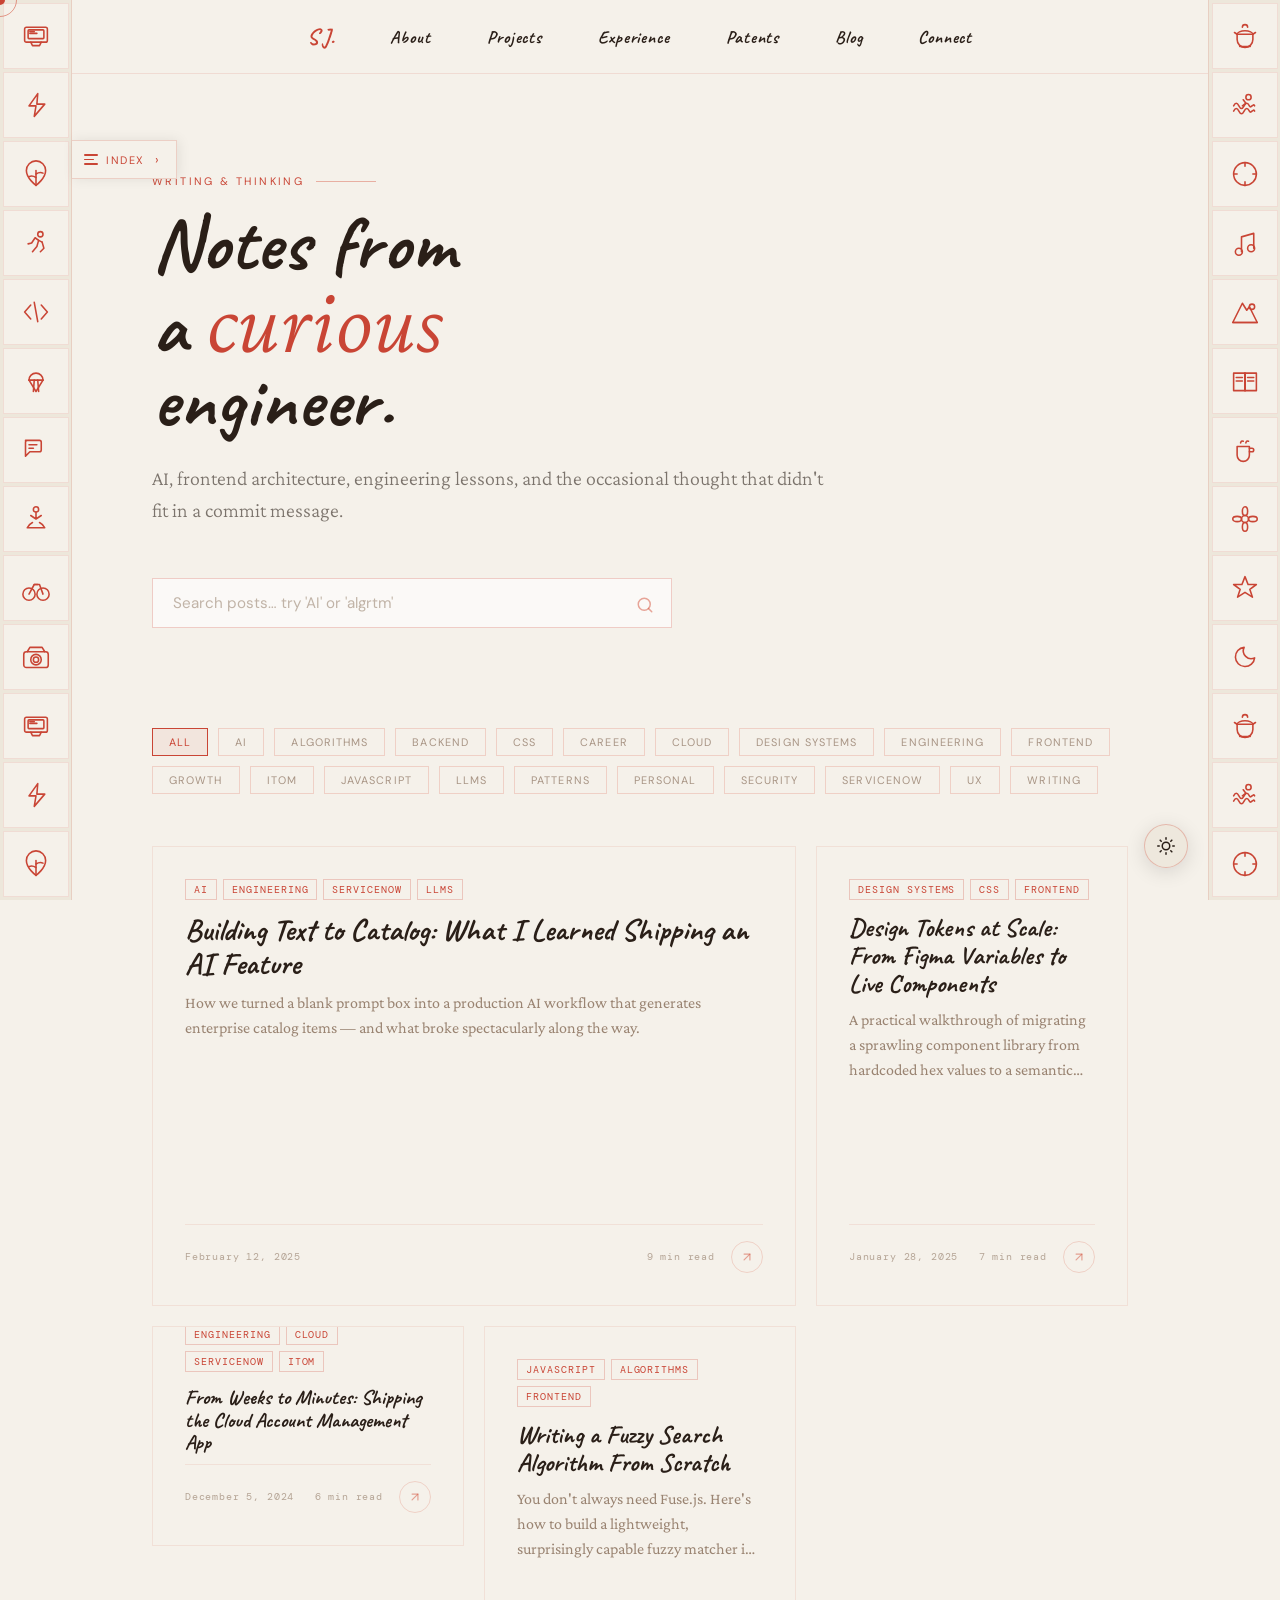
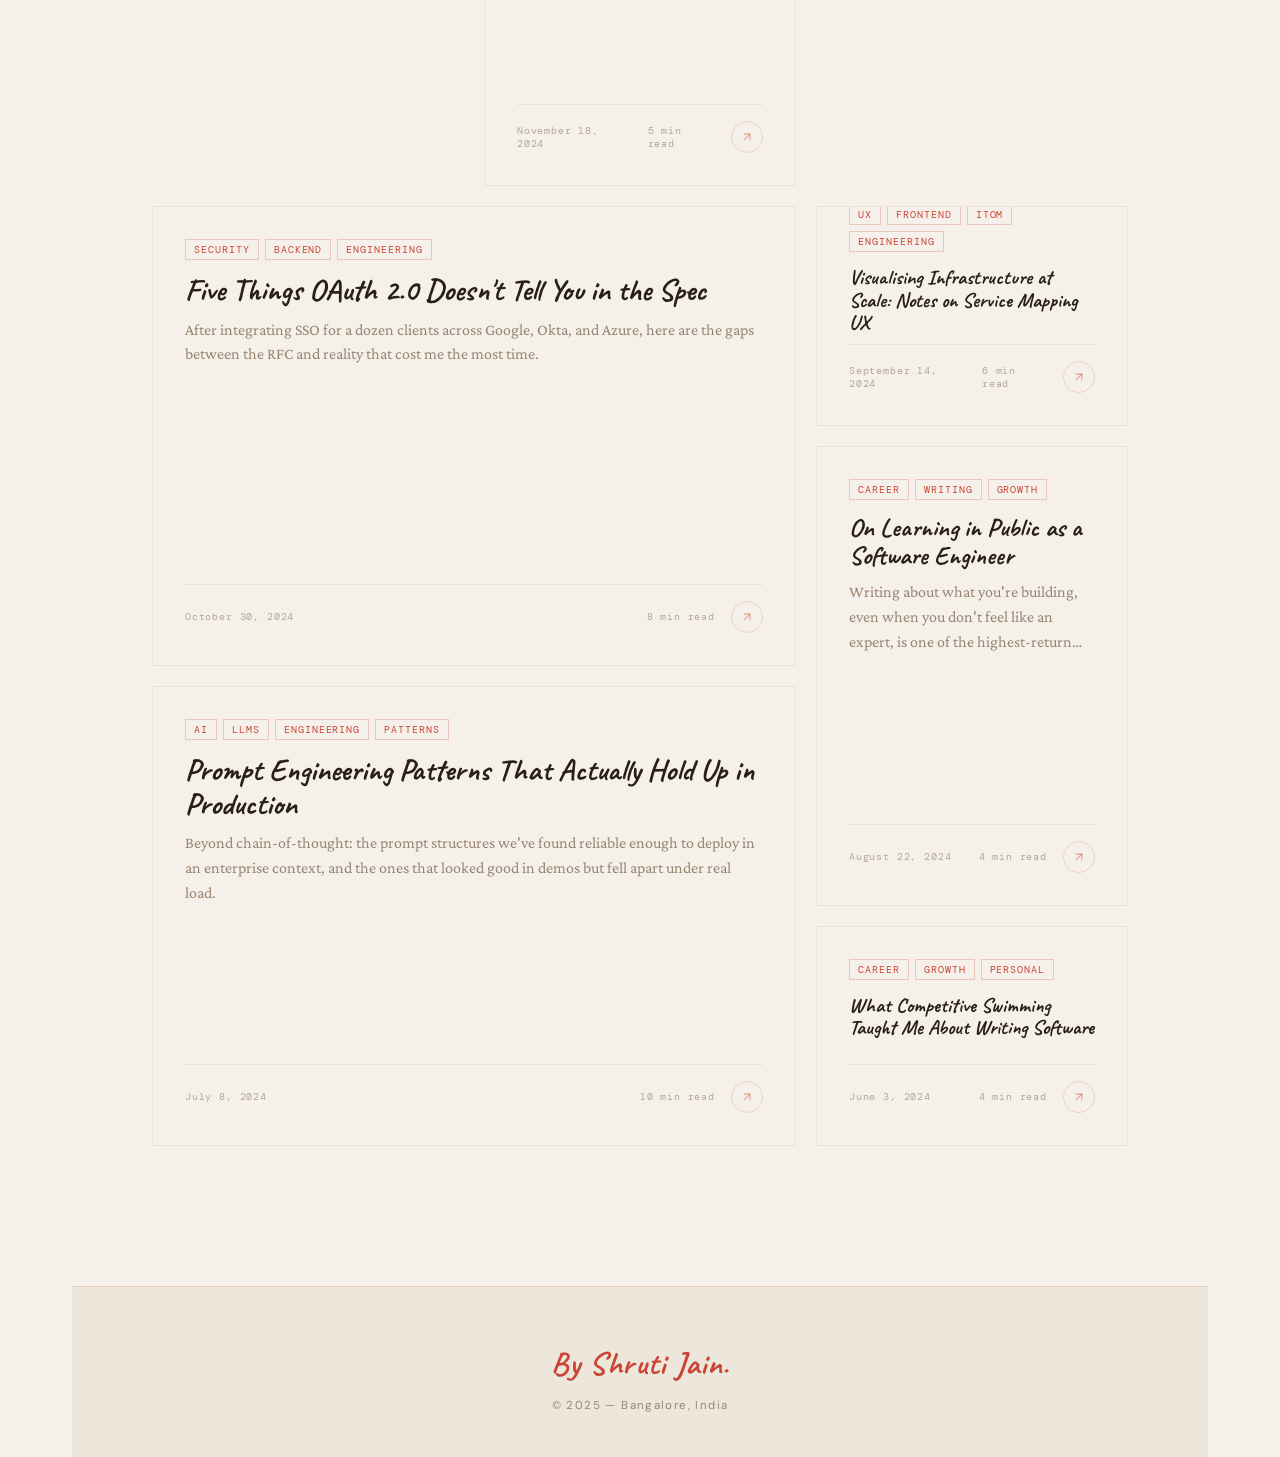
<file: blog_2.html>
<!doctype html>
<html lang="en">
  <head>
    <meta charset="UTF-8" />
    <meta name="viewport" content="width=device-width, initial-scale=1.0" />
    <title>Blog — Shruti Jain</title>
    <link
      href="https://fonts.googleapis.com/css2?family=Caveat:wght@400;600;700&family=Crimson+Pro:ital,wght@0,300;0,400;0,600;1,300;1,400&family=DM+Mono:wght@400;500&family=DM+Sans:wght@300;400;500&display=swap"
      rel="stylesheet"
    />
    <!-- Shared styles -->
    <link rel="stylesheet" href="styles/base.css" />
    <link rel="stylesheet" href="styles/layout.css" />
    <link rel="stylesheet" href="styles/cursor.css" />
    <!-- Blog-specific -->
    <link rel="stylesheet" href="styles/blog.css" />
    <link rel="stylesheet" href="styles/blog-index.css" />
  </head>
  <body>

    <!-- Cursor -->
    <div class="cur-dot" id="curDot"></div>
    <div class="cur-ring" id="curRing"></div>

    <!-- Theme toggle -->
    <button class="theme-toggle" id="themeToggle" aria-label="Toggle theme" title="Switch theme">
      <span class="theme-icon theme-icon-dark">
        <svg width="18" height="18" viewBox="0 0 24 24" fill="none" stroke="currentColor" stroke-width="2" stroke-linecap="round" stroke-linejoin="round">
          <path d="M21 12.79A9 9 0 1 1 11.21 3 7 7 0 0 0 21 12.79z"/>
        </svg>
      </span>
      <span class="theme-icon theme-icon-light">
        <svg width="18" height="18" viewBox="0 0 24 24" fill="none" stroke="currentColor" stroke-width="2" stroke-linecap="round" stroke-linejoin="round">
          <circle cx="12" cy="12" r="5"/>
          <line x1="12" y1="1" x2="12" y2="3"/><line x1="12" y1="21" x2="12" y2="23"/>
          <line x1="4.22" y1="4.22" x2="5.64" y2="5.64"/><line x1="18.36" y1="18.36" x2="19.78" y2="19.78"/>
          <line x1="1" y1="12" x2="3" y2="12"/><line x1="21" y1="12" x2="23" y2="12"/>
          <line x1="4.22" y1="19.78" x2="5.64" y2="18.36"/><line x1="18.36" y1="5.64" x2="19.78" y2="4.22"/>
        </svg>
      </span>
    </button>

    <!-- Sidebars -->
    <aside class="sidebar sidebar-left"  id="sideL"></aside>
    <aside class="sidebar sidebar-right" id="sideR"></aside>

    <!-- Index backdrop (dims page when panel open) -->
    <div class="index-backdrop" id="indexBackdrop" aria-hidden="true"></div>

    <!-- Index panel wrap (drop-shadow carrier) -->
    <div class="index-panel-wrap" id="indexPanelWrap" role="navigation" aria-label="Blog index">
      <!-- Panel: torn paper edge applied via JS clip-path -->
      <div class="index-panel" id="indexPanel">
        <div class="index-panel-scroll" id="indexPanelScroll">
          <!-- Populated by blog-index.js -->
        </div>
      </div>
    </div>

    <!-- Index tab trigger -->
    <button class="index-tab" id="indexTab" aria-controls="indexPanelWrap" aria-expanded="false" title="Toggle blog index">
      <span class="index-tab-icon" aria-hidden="true">
        <span></span><span></span><span></span>
      </span>
      <span class="index-tab-label">Index</span>
      <span class="index-tab-arrow" aria-hidden="true">›</span>
    </button>

    <main>

      <!-- ── NAV ── -->
      <nav>
        <a href="index.html" class="nav-home">S J.</a>
        <a href="index.html#about"    class="nav-link">About</a>
        <a href="index.html#projects" class="nav-link">Projects</a>
        <a href="index.html#work"     class="nav-link">Experience</a>
        <a href="index.html#patents"  class="nav-link">Patents</a>
        <a href="blog.html"           class="nav-link">Blog</a>
        <a href="index.html#contact"  class="nav-link">Connect</a>
      </nav>

      <!-- ── HERO ── -->
      <section id="blog-hero">
        <div class="blog-hero-inner">
          <p class="blog-hero-eyebrow">Writing &amp; Thinking</p>
          <h1 class="blog-hero-title">
            Notes from<br />
            a <em>curious</em><br />
            engineer.
          </h1>
          <p class="blog-hero-sub">
            AI, frontend architecture, engineering lessons, and the occasional
            thought that didn't fit in a commit message.
          </p>

          <!-- Search -->
          <div class="search-wrap">
            <input
              type="text"
              id="blogSearch"
              class="search-input"
              placeholder="Search posts… try 'AI' or 'algrtm'"
              autocomplete="off"
            />
            <span class="search-icon">
              <svg viewBox="0 0 24 24" fill="none" stroke="currentColor" stroke-width="2" stroke-linecap="round" stroke-linejoin="round">
                <circle cx="11" cy="11" r="8"/>
                <line x1="21" y1="21" x2="16.65" y2="16.65"/>
              </svg>
            </span>
            <p class="search-status" id="searchStatus"></p>
          </div>
        </div>
      </section>

      <!-- ── TAG FILTER ── -->
      <div class="tag-bar" id="tagBar"></div>

      <!-- ── MASONRY GRID ── -->
      <section id="blog-grid-section">
        <div class="blog-grid" id="blogGrid"></div>
        <p class="no-results" id="noResults">
          No posts match that search.<br />
          <em>Try a shorter keyword or clear the filter.</em>
        </p>
      </section>

      <!-- ── FOOTER ── -->
      <footer>
        <a href="index.html" class="foot-logo">By Shruti Jain.</a>
        <span class="foot-copy">© 2025 — Bangalore, India</span>
      </footer>

    </main>

    <!-- Data -->
    <script src="data/icons.js"></script>
    <script src="data/blogs.js"></script>
    <script src="data/categories.js"></script>

    <!-- Shared scripts -->
    <script src="scripts/theme.js"></script>
    <script src="scripts/sidebar.js"></script>
    <script src="scripts/cursor.js"></script>
    <script src="scripts/interactions.js"></script>

    <!-- Blog-specific -->
    <script src="scripts/blog.js"></script>
    <script src="scripts/blog-index.js"></script>

    <script>
      (function () {
        Portfolio.initTheme();
        document.addEventListener('DOMContentLoaded', function () {
          Portfolio.initSidebars();
          Portfolio.initCursor();
          Portfolio.initMagneticNav();
          Portfolio.initStickyNav();
          Portfolio.initScrollReveal();
          Portfolio.initBlogListing();
          Portfolio.initBlogIndex();
        });
      })();
    </script>

  </body>
</html>
</file>
<file: styles/base.css>
/* ═══════════════════════════════════════
   RESET
═══════════════════════════════════════ */
*,
*::before,
*::after {
  margin: 0;
  padding: 0;
  box-sizing: border-box;
}

/* ═══════════════════════════════════════
   DESIGN TOKENS — DARK (default)
═══════════════════════════════════════ */
:root {
  --bg: #161210;
  --bg-tile: #201c19;
  --coral: #d44f39;
  --coral-lt: #e06850;
  --cream: #f2e8d5;
  --cream-dk: #e8ddc8;
  --grid-cl: rgba(160, 175, 220, 0.22);
  --text: #1c1409;
  --muted: #9a8472;
  --sw: 72px;
}

/* ═══════════════════════════════════════
   DESIGN TOKENS — LIGHT OVERRIDE
═══════════════════════════════════════ */
html.light {
  --bg: #f5f1ea;
  --bg-tile: #ede7db;
  --coral: #c94535;
  --coral-lt: #d85844;
  --cream: #f5f1ea;
  --cream-dk: #ede7db;
  --grid-cl: rgba(100, 80, 60, 0.12);
  --text: #2a1f18;
  --muted: #9a8472;
}

html.light body {
  background: var(--bg);
  color: var(--text);
}

/* ═══════════════════════════════════════
   BASE
═══════════════════════════════════════ */
html {
  scroll-behavior: smooth;
}

body {
  background: var(--bg);
  color: var(--cream);
  font-family: "DM Sans", sans-serif;
  overflow-x: hidden;
  cursor: none;
}

/* ═══════════════════════════════════════
   SCROLL REVEAL UTILITY
═══════════════════════════════════════ */
.rv {
  opacity: 0;
  transform: translateY(28px);
  transition:
    opacity 0.9s cubic-bezier(0.16, 1, 0.3, 1),
    transform 0.9s cubic-bezier(0.16, 1, 0.3, 1);
}
.rv.show {
  opacity: 1;
  transform: translateY(0);
}
.rv1 {
  transition-delay: 0.1s;
}
.rv2 {
  transition-delay: 0.2s;
}
.rv3 {
  transition-delay: 0.3s;
}
.rv4 {
  transition-delay: 0.4s;
}

/* ═══════════════════════════════════════
   GLOBAL KEYFRAMES
═══════════════════════════════════════ */
@keyframes fadeUp {
  from {
    opacity: 0;
    transform: translateY(20px);
  }
  to {
    opacity: 1;
    transform: translateY(0);
  }
}
</file>
<file: styles/layout.css>
/* ═══════════════════════════════════════
   THEME TOGGLE BUTTON
═══════════════════════════════════════ */
.theme-toggle {
  position:       fixed;
  bottom:         32px;
  right:          calc(var(--sw) + 20px);
  z-index:        300;
  width:          44px;
  height:         44px;
  border-radius:  50%;
  border:         1.5px solid rgba(212, 79, 57, 0.35);
  background:     rgba(22, 18, 16, 0.7);
  backdrop-filter:         blur(10px);
  -webkit-backdrop-filter: blur(10px);
  color:          var(--cream);
  cursor:         none;
  display:        flex;
  align-items:    center;
  justify-content: center;
  transition:
    background   0.35s,
    border-color 0.35s,
    transform    0.25s cubic-bezier(0.16, 1, 0.3, 1),
    color        0.35s;
  box-shadow: 0 4px 20px rgba(0, 0, 0, 0.3);
}
.theme-toggle:hover {
  background:   var(--coral);
  border-color: var(--coral);
  transform:    scale(1.1) rotate(20deg);
  color:        #fff;
  box-shadow:   0 6px 24px rgba(201, 69, 53, 0.4);
}

/* Icon visibility toggling */
.theme-icon-dark  { display: flex; }
.theme-icon-light { display: none; }
html.light .theme-icon-dark  { display: none; }
html.light .theme-icon-light { display: flex; }

html.light .theme-toggle {
  background:   rgba(237, 231, 219, 0.85);
  border-color: rgba(201, 69, 53, 0.3);
  color:        var(--text);
  box-shadow:   0 4px 20px rgba(0, 0, 0, 0.12);
}

/* ═══════════════════════════════════════
   SIDEBARS
═══════════════════════════════════════ */
.sidebar {
  position:        fixed;
  top:             0;
  bottom:          0;
  width:           var(--sw);
  z-index:         40;
  display:         flex;
  flex-direction:  column;
  gap:             3px;
  padding:         3px;
  overflow:        hidden;
  background:      var(--bg);
}
.sidebar-left  { left:  0; border-right: 1px solid rgba(212, 79, 57, 0.13); }
.sidebar-right { right: 0; border-left:  1px solid rgba(212, 79, 57, 0.13); }

.tile {
  width:           66px;
  height:          66px;
  flex-shrink:     0;
  background:      var(--bg-tile);
  display:         flex;
  align-items:     center;
  justify-content: center;
  flex-direction:  column;
  gap:             0;
  color:           var(--coral);
  border:          1px solid rgba(212, 79, 57, 0.1);
  transition:
    background   0.25s,
    transform    0.2s,
    border-color 0.25s,
    gap          0.3s;
  position:        relative;
  overflow:        hidden;
}
.tile:hover {
  background:   rgba(212, 79, 57, 0.14);
  border-color: rgba(212, 79, 57, 0.5);
  transform:    scale(1.06);
  z-index:      2;
  gap:          4px;
}
.tile svg {
  width:      28px;
  height:     28px;
  transition: transform 0.3s cubic-bezier(0.16, 1, 0.3, 1);
}
.tile:hover svg { transform: translateY(-3px); }

.tile-label {
  font-family:    'DM Sans', sans-serif;
  font-size:      0.44rem;
  letter-spacing: 0.07em;
  text-transform: uppercase;
  color:          rgba(212, 79, 57, 0.75);
  line-height:    1;
  white-space:    nowrap;
  max-height:     0;
  overflow:       hidden;
  opacity:        0;
  transform:      translateY(6px);
  transition:
    max-height 0.3s cubic-bezier(0.16, 1, 0.3, 1),
    opacity    0.25s 0.05s,
    transform  0.3s  0.05s cubic-bezier(0.16, 1, 0.3, 1);
}
.tile:hover .tile-label {
  max-height: 20px;
  opacity:    1;
  transform:  translateY(0);
}

/* Light sidebar overrides */
html.light .sidebar              { background: var(--bg-tile); }
html.light .sidebar-left         { border-right-color: rgba(201, 69, 53, 0.15); }
html.light .sidebar-right        { border-left-color:  rgba(201, 69, 53, 0.15); }
html.light .tile                 { background: var(--bg);  border-color: rgba(201, 69, 53, 0.12); }
html.light .tile:hover           { background: rgba(201, 69, 53, 0.12); }

/* ═══════════════════════════════════════
   NAV
═══════════════════════════════════════ */
main { margin: 0 var(--sw); }

nav {
  display:             flex;
  justify-content:     center;
  align-items:         center;
  gap:                 56px;
  padding:             22px 60px;
  position:            sticky;
  top:                 0;
  z-index:             200;
  background:          rgba(22, 18, 16, 0.82);
  backdrop-filter:     blur(14px);
  -webkit-backdrop-filter: blur(14px);
  border-bottom:       1px solid rgba(212, 79, 57, 0.08);
  transition:          background 0.3s, border-color 0.3s;
}
nav.scrolled {
  background:    rgba(14, 12, 10, 0.92);
  border-bottom-color: rgba(212, 79, 57, 0.18);
}

.nav-link {
  font-family:    'Caveat', cursive;
  font-size:      1.1rem;
  font-weight:    700;
  color:          rgba(242, 232, 213, 0.95);
  text-decoration: none;
  letter-spacing: 0.05em;
  position:       relative;
  transition:
    color     0.2s,
    transform 0.25s cubic-bezier(0.16, 1, 0.3, 1);
  will-change:    transform;
  display:        inline-block;
}
.nav-link::after {
  content:         '';
  position:        absolute;
  bottom:          -3px;
  left:            0;
  right:           0;
  height:          1px;
  background:      var(--coral);
  transform:       scaleX(0);
  transform-origin: left;
  transition:      transform 0.3s cubic-bezier(0.16, 1, 0.3, 1);
}
.nav-link:hover          { color: var(--cream); }
.nav-link:hover::after   { transform: scaleX(1); }

.nav-home {
  font-family:    'Caveat', cursive;
  font-size:      1.4rem;
  font-weight:    700;
  color:          var(--coral);
  text-decoration: none;
  transition:     transform 0.25s cubic-bezier(0.16, 1, 0.3, 1);
  will-change:    transform;
  display:        inline-block;
}

/* Light nav overrides */
html.light nav              { background: rgba(245, 241, 234, 0.88); border-bottom-color: rgba(201, 69, 53, 0.12); }
html.light nav.scrolled     { background: rgba(237, 231, 219, 0.96); border-bottom-color: rgba(201, 69, 53, 0.22); }
html.light .nav-link        { color: var(--text); }
html.light .nav-link:hover  { color: var(--coral); }

/* ═══════════════════════════════════════
   FOOTER
═══════════════════════════════════════ */
footer {
  background:      #0e0c0a;
  padding:         56px 80px 44px;
  display:         flex;
  flex-direction:  column;
  align-items:     center;
  gap:             14px;
  border-top:      1px solid rgba(212, 79, 57, 0.1);
  text-align:      center;
}
.foot-logo {
  font-family:    'Caveat', cursive;
  font-size:      2rem;
  font-weight:    700;
  color:          var(--coral);
  text-decoration: none;
  letter-spacing: 0.02em;
  display:        block;
}
.foot-copy {
  font-family:    'DM Sans', sans-serif;
  font-size:      0.72rem;
  letter-spacing: 0.12em;
  color:          var(--muted);
}

/* Light footer override */
html.light footer { background: #ede7db; border-top-color: rgba(201, 69, 53, 0.15); }
</file>
<file: styles/cursor.css>
/* ═══════════════════════════════════════
   CUSTOM CURSOR
═══════════════════════════════════════ */
.cur-dot {
  position:       fixed;
  width:          10px;
  height:         10px;
  background:     var(--coral);
  border-radius:  50%;
  pointer-events: none;
  z-index:        9999;
  transform:      translate(-50%, -50%);
}
.cur-ring {
  position:       fixed;
  width:          34px;
  height:         34px;
  border:         1.5px solid rgba(212, 79, 57, 0.55);
  border-radius:  50%;
  pointer-events: none;
  z-index:        9998;
  transform:      translate(-50%, -50%);
  transition:
    width        0.3s cubic-bezier(0.16, 1, 0.3, 1),
    height       0.3s cubic-bezier(0.16, 1, 0.3, 1),
    border-color 0.3s;
}
.cur-ring.expand {
  width:        56px;
  height:       56px;
  border-color: var(--coral);
}

/* ═══════════════════════════════════════
   CLICK BLOOM — ink-bloom petal effect
═══════════════════════════════════════ */
.bloom-ring {
  position:       fixed;
  pointer-events: none;
  z-index:        9989;
  width:          8px;
  height:         8px;
  border-radius:  50%;
  border:         1.5px solid rgba(212, 79, 57, 0.5);
  transform:      translate(-50%, -50%);
  animation:      bloomExpand 1.6s cubic-bezier(0.08, 0.82, 0.17, 1) forwards;
}
.bloom-ring.r2 {
  animation-duration: 2s;
  animation-delay:    0.1s;
  border-color:       rgba(212, 79, 57, 0.28);
}
.bloom-ring.r3 {
  animation-duration: 2.4s;
  animation-delay:    0.22s;
  border-color:       rgba(212, 79, 57, 0.14);
}
@keyframes bloomExpand {
  0%   { width: 8px;  height: 8px;  opacity: 0.9; }
  60%  {                             opacity: 0.5; }
  100% { width: 80px; height: 80px; opacity: 0;   }
}

.bloom-dot {
  position:       fixed;
  pointer-events: none;
  z-index:        9991;
  width:          10px;
  height:         10px;
  border-radius:  50%;
  background:     rgba(212, 79, 57, 0.55);
  transform:      translate(-50%, -50%);
  animation:      inkDrop 1.1s cubic-bezier(0.08, 0.82, 0.17, 1) forwards;
}
@keyframes inkDrop {
  0%   { transform: translate(-50%, -50%) scale(0);   opacity: 1;   }
  30%  { transform: translate(-50%, -50%) scale(0.9); opacity: 0.7; }
  100% { transform: translate(-50%, -50%) scale(1.5); opacity: 0;   }
}

.petal-wrap {
  position:       fixed;
  pointer-events: none;
  z-index:        9990;
  transform:      translate(-50%, -50%);
  animation:      petalFade 1.4s ease forwards;
}
.petal-wrap span {
  position:         absolute;
  left:             0;
  top:              0;
  width:            5px;
  height:           9px;
  border-radius:    50% 50% 50% 50% / 60% 60% 40% 40%;
  background:       rgba(212, 79, 57, 0.28);
  transform-origin: center 12px;
  animation:        petalDrift 1.4s cubic-bezier(0.08, 0.82, 0.17, 1) forwards;
}
@keyframes petalFade {
  0%   { opacity: 1;   }
  70%  { opacity: 0.6; }
  100% { opacity: 0;   }
}
@keyframes petalDrift {
  0%   { transform: rotate(var(--r)) translateY(0)     scale(0.4);  opacity: 0.85; }
  55%  {                                                              opacity: 0.55; }
  100% { transform: rotate(var(--r)) translateY(-19px) scale(0.15); opacity: 0;    }
}

/* ═══════════════════════════════════════
   FLOATING PHOTO (follows cursor on name)
═══════════════════════════════════════ */
#floatPhoto {
  position:       fixed;
  width:          170px;
  height:         170px;
  border-radius:  50%;
  overflow:       visible;
  pointer-events: none;
  z-index:        9996;
  opacity:        0;
  transform:      translate(-50%, -50%) scale(0.6);
  transition:
    opacity   0.35s cubic-bezier(0.16, 1, 0.3, 1),
    transform 0.35s cubic-bezier(0.16, 1, 0.3, 1);
}
#floatPhoto.show {
  opacity:   1;
  transform: translate(-50%, -50%) scale(1);
}
#floatPhoto img {
  width:         170px;
  height:        170px;
  border-radius: 50%;
  border:        4px solid var(--coral);
  box-shadow:
    0 16px 60px rgba(0, 0, 0, 0.6),
    0 0 0 8px rgba(212, 79, 57, 0.15);
  object-fit: cover;
  display:    block;
}
</file>
<file: styles/hero.css>
/* ═══════════════════════════════════════
   HERO SECTION
═══════════════════════════════════════ */
#hero {
  display:         flex;
  justify-content: center;
  align-items:     flex-start;
  min-height:      calc(100vh - 96px);
  padding:         10px 40px 80px;
  position:        relative;
  overflow:        hidden;
}

/* ── Floating doodle decorations ── */
.hero-doodle {
  position:       absolute;
  pointer-events: none;
  opacity:        0;
  animation:
    doodleFloat 6s ease-in-out infinite,
    doodleIn    0.9s cubic-bezier(0.16, 1, 0.3, 1) forwards;
}
@keyframes doodleIn {
  from { opacity: 0;            transform: var(--base-t, translateY(12px)) scale(0.85); }
  to   { opacity: var(--op, 0.55); transform: var(--base-t, translateY(0))   scale(1);    }
}
@keyframes doodleFloat {
  0%, 100% { transform: var(--base-t,  translateY(0));    }
  50%       { transform: var(--float-t, translateY(-10px)); }
}

/* ═══════════════════════════════════════
   OPEN NOTEBOOK
═══════════════════════════════════════ */
.notebook-open {
  display:       flex;
  flex-direction: column;
  max-width:     920px;
  width:         100%;
  border:        6px solid var(--coral);
  border-radius: 20px;
  box-shadow:
    0 40px 100px rgba(0, 0, 0, 0.65),
    0 0 0 1px rgba(212, 79, 57, 0.2);
  position:      relative;
  overflow:      visible;
  background:    var(--coral);
}

/* ── Top page ── */
.nb-page-left {
  background:    var(--cream);
  border-radius: 14px 14px 0 0;
  position:      relative;
  overflow:      hidden;
  display:       grid;
  grid-template-columns: 1fr 1fr;
  min-height:    440px;
  color:         var(--text);
}
.nb-page-left::before {
  content:    '';
  position:   absolute;
  inset:      0;
  background-image:
    linear-gradient(var(--grid-cl) 1px, transparent 1px),
    linear-gradient(90deg, var(--grid-cl) 1px, transparent 1px);
  background-size: 26px 26px;
  pointer-events:  none;
  z-index:         0;
}
.nb-left-content {
  padding:        44px 28px 44px 44px;
  display:        flex;
  flex-direction: column;
  justify-content: center;
  position:       relative;
  z-index:        2;
}
.nb-right-illus {
  position:        relative;
  z-index:         2;
  display:         flex;
  align-items:     flex-end;
  justify-content: center;
  padding:         24px 24px 0 16px;
  overflow:        hidden;
}
.nb-right-illus svg { width: 100%; max-width: 320px; height: auto; }

/* ── Spine ── */
.notebook-spine {
  height:     28px;
  background: linear-gradient(
    180deg,
    #b03020 0%, #d44f39 20%, #e86352 50%, #d44f39 80%, #b03020 100%
  );
  position:   relative;
  flex-shrink: 0;
  box-shadow:
    inset 0  3px 6px rgba(0, 0, 0, 0.25),
    inset 0 -3px 6px rgba(0, 0, 0, 0.25);
}
.notebook-spine::before,
.notebook-spine::after {
  content:  '';
  position: absolute;
  left: 0; right: 0;
  height: 1px;
}
.notebook-spine::before { top:    5px; background: rgba(255, 255, 255, 0.2); }
.notebook-spine::after  { bottom: 5px; background: rgba(0, 0, 0, 0.18);     }

.notebook-spine .stitch {
  position:  absolute;
  top:       50%;
  transform: translateY(-50%);
  display:   flex;
  gap:       14px;
  padding:   0 28px;
}
.notebook-spine .stitch span {
  width:         6px;
  height:        6px;
  border-radius: 50%;
  background:    rgba(255, 255, 255, 0.3);
  border:        1px solid rgba(0, 0, 0, 0.15);
  display:       block;
}

/* ── Ribbon bookmark ── */
.nb-ribbon {
  position:         absolute;
  left:             52px;
  bottom:           -28px;
  width:            24px;
  height:           72px;
  background:       var(--coral);
  border-radius:    0 0 3px 3px;
  z-index:          20;
  filter:           brightness(0.88);
  transform:        rotate(-1.5deg);
  transform-origin: top center;
  box-shadow:       2px 4px 12px rgba(0, 0, 0, 0.3);
}
.nb-ribbon::before {
  content:    '';
  position:   absolute;
  top:        100%;
  left: 0; right: 0;
  height:     14px;
  background: inherit;
  clip-path:  polygon(0 0, 100% 0, 50% 100%);
}
.nb-ribbon-back {
  position:         absolute;
  left:             46px;
  bottom:           -24px;
  width:            22px;
  height:           60px;
  background:       #b03020;
  border-radius:    0 0 3px 3px;
  z-index:          19;
  transform:        rotate(2deg);
  transform-origin: top center;
  opacity:          0.7;
}

/* ── Bottom page (quotes) ── */
.nb-page-right {
  background:    var(--cream);
  border-radius: 0 0 14px 14px;
  position:      relative;
  overflow:      hidden;
  padding:       44px 56px 56px 56px;
  min-height:    440px;
  color:         var(--text);
}
.nb-page-right::after  { display: none; }
.nb-page-right::before {
  content:    '';
  position:   absolute;
  inset:      0;
  background-image:
    linear-gradient(rgba(100, 80, 60, 0.18) 1px, transparent 1px),
    linear-gradient(90deg, rgba(100, 80, 60, 0.18) 1px, transparent 1px);
  background-size: 26px 26px;
  pointer-events:  none;
  z-index:         0;
}

/* ═══════════════════════════════════════
   NOTEBOOK CONTENT — LEFT PAGE
═══════════════════════════════════════ */
.nb-eyebrow {
  font-family:    'DM Sans', sans-serif;
  font-size:      0.68rem;
  letter-spacing: 0.18em;
  text-transform: uppercase;
  color:          var(--coral);
  margin-bottom:  12px;
  position:       relative;
  z-index:        2;
  opacity:        0;
  animation:      fadeUp 0.8s 0.3s forwards;
}
.name-wrap {
  display:   inline-block;
  position:  relative;
  cursor:    none;
  z-index:   2;
}
.nb-name {
  font-family:    'Caveat', cursive;
  font-size:      clamp(2.4rem, 4vw, 3.2rem);
  font-weight:    700;
  color:          var(--coral);
  line-height:    1;
  letter-spacing: 0.01em;
  opacity:        0;
  animation:      fadeUp 0.9s 0.5s forwards;
  position:       relative;
  text-decoration: none;
}
.nb-role {
  font-family:    'Crimson Pro', serif;
  font-size:      1rem;
  font-weight:    400;
  color:          #6a4a35;
  margin-top:     8px;
  margin-bottom:  26px;
  letter-spacing: 0.04em;
  position:       relative;
  z-index:        2;
  opacity:        0;
  animation:      fadeUp 0.9s 0.65s forwards;
}
.nb-tagline {
  font-family:   'Crimson Pro', serif;
  font-size:     clamp(1.5rem, 2.4vw, 2rem);
  font-weight:   400;
  line-height:   1.2;
  color:         var(--text);
  position:      relative;
  z-index:       2;
  margin-bottom: 30px;
  opacity:       0;
  animation:     fadeUp 0.9s 0.8s forwards;
}

/* Typewriter rotating word */
.nb-tagline .rotating-word {
  display:  inline-block;
  font-style: italic;
  color:    var(--coral);
  position: relative;
  cursor:   none;
}
.rotating-word .word-inner {
  display:         inline-block;
  border-bottom:   2px dotted transparent;
  transition:      border-color 0.25s;
  padding-bottom:  1px;
}
.nb-tagline .rotating-word:hover .word-inner { border-bottom-color: var(--coral); }
.rotating-word::after {
  content:   '|';
  color:     var(--coral);
  font-style: normal;
  margin-left: 1px;
  animation: cursorBlink 0.75s step-end infinite;
}
@keyframes cursorBlink {
  0%, 100% { opacity: 1; }
  50%       { opacity: 0; }
}

.nb-location {
  font-family:    'DM Sans', sans-serif;
  font-size:      0.82rem;
  color:          var(--muted);
  letter-spacing: 0.05em;
  position:       relative;
  z-index:        2;
  margin-bottom:  36px;
  opacity:        0;
  animation:      fadeUp 0.9s 0.95s forwards;
}
.nb-cta {
  display:  flex;
  gap:      14px;
  position: relative;
  z-index:  2;
  opacity:  0;
  animation: fadeUp 0.9s 1.1s forwards;
}
.btn-nb {
  padding:        10px 26px;
  font-family:    'DM Sans', sans-serif;
  font-size:      0.76rem;
  letter-spacing: 0.1em;
  text-transform: uppercase;
  text-decoration: none;
  transition:     all 0.25s;
  cursor:         none;
  border:         none;
}
.btn-nb-solid   { background: var(--coral); color: var(--cream); }
.btn-nb-solid:hover { background: #b53828; }
.btn-nb-outline { border: 1.5px solid var(--coral); color: var(--coral); background: transparent; }
.btn-nb-outline:hover { background: var(--coral); color: var(--cream); }

/* ═══════════════════════════════════════
   QUOTES — NOTEBOOK RIGHT PAGE
═══════════════════════════════════════ */
.nb-quotes-title {
  font-family:     'DM Sans', sans-serif;
  font-size:       1rem;
  font-weight:     500;
  letter-spacing:  0.2em;
  text-transform:  uppercase;
  color:           rgba(100, 70, 50, 0.6);
  margin-bottom:   28px;
  position:        relative;
  z-index:         2;
  font-style:      italic;
  opacity:         0;
  animation:       fadeUp 0.8s 0.4s forwards;
  text-decoration: underline 1px dotted rgba(100, 70, 50, 0.6);
}
.quote-list {
  list-style: none;
  display:    flex;
  flex-direction: column;
  gap:        0;
  position:   relative;
  z-index:    2;
  background: var(--cream);
  border-radius: 4px;
}
.quote-item {
  display:       grid;
  grid-template-columns: 42px 1fr;
  gap:           10px;
  align-items:   baseline;
  padding:       9px 6px;
  border-bottom: 1px solid rgba(100, 70, 50, 0.1);
  transition:    background 0.2s;
  cursor:        none;
  position:      relative;
}
.quote-item:hover                    { background: rgba(212, 79, 57, 0.07); }
.quote-item:hover .q-text            { color: var(--text); font-weight: 500; }
.quote-item:hover .q-num             { color: var(--coral); }
.q-num {
  font-family:    'DM Mono', monospace;
  font-size:      0.88rem;
  color:          rgba(100, 70, 50, 0.35);
  letter-spacing: 0.06em;
  transition:     color 0.2s;
  padding-top:    1px;
}
.q-text {
  font-family: 'Crimson Pro', Georgia, serif;
  font-style:  italic;
  font-size:   1.3rem;
  line-height: 1.4;
  color:       rgba(28, 20, 9, 0.5);
  transition:  color 0.2s, font-weight 0.2s;
}

/* Author tooltip card */
.q-author-card {
  position:       fixed;
  display:        flex;
  align-items:    center;
  gap:            12px;
  background:     #111;
  border:         1px solid rgba(255, 255, 255, 0.08);
  padding:        10px 14px;
  pointer-events: none;
  z-index:        9995;
  opacity:        0;
  transform:      scale(0.9) translateY(6px);
  transition:
    opacity   0.25s,
    transform 0.25s cubic-bezier(0.16, 1, 0.3, 1);
  min-width:  180px;
  box-shadow: 0 8px 32px rgba(0, 0, 0, 0.6);
}
.q-author-card.show { opacity: 1; transform: scale(1) translateY(0); }
.q-author-name {
  font-family:    'DM Mono', monospace;
  font-size:      0.65rem;
  color:          var(--cream);
  letter-spacing: 0.1em;
  text-transform: uppercase;
}
.q-author-date {
  font-family:    'DM Mono', monospace;
  font-size:      0.58rem;
  color:          rgba(242, 232, 213, 0.4);
  letter-spacing: 0.05em;
  margin-top:     2px;
}

/* ═══════════════════════════════════════
   STATS STRIP
═══════════════════════════════════════ */
.stats-strip {
  background:             var(--coral);
  display:                grid;
  grid-template-columns:  repeat(4, 1fr);
  gap:                    1px;
  overflow:               hidden;
}
.stat {
  padding:    24px 20px;
  text-align: center;
  background: var(--coral);
}
.stat-n {
  font-family: 'Caveat', cursive;
  font-size:   2.4rem;
  font-weight: 700;
  color:       var(--cream);
  display:     block;
  line-height: 1;
}
.stat-l {
  font-family:    'DM Sans', sans-serif;
  font-size:      0.66rem;
  letter-spacing: 0.15em;
  text-transform: uppercase;
  color:          rgba(242, 232, 213, 0.7);
  margin-top:     4px;
  display:        block;
}

/* ═══════════════════════════════════════
   HERO LIGHT THEME OVERRIDES
═══════════════════════════════════════ */
html.light .q-author-card    { background: #2a1f18; border-color: rgba(255, 255, 255, 0.1); }
html.light .q-text           { color: rgba(42, 31, 24, 0.55); }
html.light .quote-item:hover .q-text { color: var(--text); }
html.light .q-num            { color: rgba(42, 31, 24, 0.3); }
html.light .nb-quotes-title  { color: rgba(10, 7, 5, 0.5); }
html.light .stat-l           { color: rgba(245, 241, 234, 0.75); }
</file>
<file: styles/sections.css>
/* ═══════════════════════════════════════
   SHARED SECTION HEADER
═══════════════════════════════════════ */
.sec-header {
  display:       flex;
  align-items:   baseline;
  gap:           20px;
  margin-bottom: 64px;
}
.sec-num {
  font-family:    'DM Sans', sans-serif;
  font-size:      0.7rem;
  letter-spacing: 0.18em;
  text-transform: uppercase;
  color:          var(--coral);
}
.sec-title {
  font-family:    'Caveat', cursive;
  font-size:      clamp(2rem, 3.5vw, 3rem);
  font-weight:    700;
  color:          var(--cream);
  letter-spacing: 0.02em;
  line-height:    1;
}
.sec-line {
  flex:       1;
  height:     1px;
  background: rgba(212, 79, 57, 0.2);
}

html.light .sec-title { color: var(--text); }
html.light .sec-num   { color: var(--coral); }
html.light .sec-line  { background: rgba(201, 69, 53, 0.2); }

/* ═══════════════════════════════════════
   ABOUT
═══════════════════════════════════════ */
#about {
  padding:    120px 80px;
  background: #1e1a17;
}
.about-grid {
  display:               grid;
  grid-template-columns: 1fr 1fr;
  gap:                   72px;
  align-items:           start;
}
.about-bio {
  font-family: 'Crimson Pro', serif;
  font-size:   clamp(1.15rem, 1.8vw, 1.45rem);
  font-weight: 300;
  line-height: 1.65;
  color:       rgba(242, 232, 213, 0.82);
}
.about-bio strong { color: var(--coral); font-weight: 600; }
.about-details    { display: flex; flex-direction: column; }

.det {
  padding:               20px 0;
  border-bottom:         1px solid rgba(212, 79, 57, 0.12);
  display:               grid;
  grid-template-columns: 120px 1fr;
  gap:                   16px;
}
.det-k {
  font-family:    'DM Sans', sans-serif;
  font-size:      0.68rem;
  letter-spacing: 0.18em;
  text-transform: uppercase;
  color:          var(--coral);
  padding-top:    2px;
}
.det-v {
  font-family: 'DM Sans', sans-serif;
  font-size:   0.9rem;
  color:       rgba(242, 232, 213, 0.65);
  line-height: 1.5;
}

html.light #about        { background: #ede7db; }
html.light .about-bio    { color: rgba(42, 31, 24, 0.82); }
html.light .det-v        { color: rgba(42, 31, 24, 0.65); }
html.light .det          { border-bottom-color: rgba(201, 69, 53, 0.14); }

/* ═══════════════════════════════════════
   PROJECTS (skills grid)
═══════════════════════════════════════ */
#projects {
  padding:    120px 80px;
  background: var(--bg);
}
.skills-grid {
  display:               grid;
  grid-template-columns: repeat(3, 1fr);
  border:                1px solid rgba(212, 79, 57, 0.15);
  gap:                   1px;
  background:            rgba(212, 79, 57, 0.1);
}
.sk {
  background: var(--bg);
  padding:    36px 28px 32px;
  transition: background 0.25s;
  position:   relative;
  overflow:   hidden;
  cursor:     none;
}
.sk::before {
  content:          '';
  position:         absolute;
  bottom: 0; left: 0; right: 0;
  height:           2px;
  background:       var(--coral);
  transform:        scaleX(0);
  transform-origin: left;
  transition:       transform 0.4s cubic-bezier(0.16, 1, 0.3, 1);
}
.sk:hover         { background: #1e1a17; }
.sk:hover::before { transform: scaleX(1); }

.sk-icon  { font-size: 1.8rem; margin-bottom: 14px; display: block; }
.sk-name  {
  font-family:   'Crimson Pro', Georgia, serif;
  font-style:    italic;
  font-size:     1.55rem;
  font-weight:   400;
  color:         var(--cream);
  margin-bottom: 10px;
}
.sk-desc  {
  font-family:   'DM Sans', sans-serif;
  font-size:     0.82rem;
  color:         var(--muted);
  line-height:   1.65;
  margin-bottom: 20px;
}
.sk-chips { display: flex; flex-wrap: wrap; gap: 7px; }
.chip {
  font-family:    'DM Sans', sans-serif;
  font-size:      0.62rem;
  letter-spacing: 0.06em;
  padding:        4px 10px;
  border:         1px solid rgba(212, 79, 57, 0.2);
  color:          rgba(242, 232, 213, 0.45);
  transition:     border-color 0.2s, color 0.2s;
}
.sk:hover .chip { border-color: rgba(212, 79, 57, 0.55); color: var(--coral); }

html.light #projects        { background: var(--bg); }
html.light .skills-grid     { background: rgba(201, 69, 53, 0.1); border-color: rgba(201, 69, 53, 0.15); }
html.light .sk              { background: var(--bg); }
html.light .sk:hover        { background: var(--bg-tile); }
html.light .sk-name         { color: var(--text); }
html.light .sk-desc         { color: var(--muted); }
html.light .chip            { color: rgba(42, 31, 24, 0.45); border-color: rgba(201, 69, 53, 0.2); }
html.light .sk:hover .chip  { color: var(--coral); border-color: rgba(201, 69, 53, 0.55); }

/* ═══════════════════════════════════════
   EXPERIENCE & EDUCATION
═══════════════════════════════════════ */
#work {
  padding:    120px 80px;
  background: #1e1a17;
}
.exp-grid {
  display:               grid;
  grid-template-columns: 1fr 1fr;
  gap:                   80px;
  align-items:           start;
}
.exp-col-label {
  font-family:    'DM Sans', sans-serif;
  font-size:      0.68rem;
  letter-spacing: 0.2em;
  text-transform: uppercase;
  color:          var(--coral);
  margin-bottom:  32px;
}
.exp-entry {
  display:               grid;
  grid-template-columns: 110px 1fr;
  gap:                   24px;
  padding:               28px 0;
  border-top:            1px solid rgba(212, 79, 57, 0.12);
  transition:            padding-left 0.3s cubic-bezier(0.16, 1, 0.3, 1);
}
.exp-entry:hover { padding-left: 6px; }
.exp-year {
  font-family:    'DM Mono', monospace;
  font-size:      0.72rem;
  color:          var(--muted);
  padding-top:    4px;
  letter-spacing: 0.04em;
  line-height:    1.5;
}
.exp-title {
  font-family:   'Crimson Pro', serif;
  font-size:     1.35rem;
  font-weight:   400;
  color:         var(--cream);
  margin-bottom: 4px;
  line-height:   1.2;
}
.exp-company {
  font-family:   'DM Sans', sans-serif;
  font-size:     0.85rem;
  font-weight:   500;
  color:         var(--coral);
  margin-bottom: 10px;
}
.exp-desc {
  list-style-type: disc !important;
  font-family:     'DM Sans', sans-serif;
  font-size:       0.84rem;
  color:           var(--muted);
  line-height:     1.65;
  list-style:      none;
  padding-left:    0;
}

html.light #work        { background: #ede7db; }
html.light .exp-entry   { border-top-color: rgba(201, 69, 53, 0.14); }
html.light .exp-title   { color: var(--text); }

/* ═══════════════════════════════════════
   PATENTS
═══════════════════════════════════════ */
#patents {
  padding:    120px 80px;
  background: var(--bg);
}
.patents-grid {
  display:               grid;
  grid-template-columns: repeat(3, 1fr);
  gap:                   1px;
  background:            rgba(212, 79, 57, 0.1);
  border:                1px solid rgba(212, 79, 57, 0.15);
}
.patent-card {
  background: var(--bg);
  padding:    40px 32px;
  position:   relative;
  overflow:   hidden;
  transition: background 0.3s;
  cursor:     none;
}
.patent-card::before {
  content:          '';
  position:         absolute;
  top: 0; left: 0; right: 0;
  height:           3px;
  background:       linear-gradient(90deg, var(--coral), var(--coral-lt));
  transform:        scaleX(0);
  transform-origin: left;
  transition:       transform 0.45s cubic-bezier(0.16, 1, 0.3, 1);
}
.patent-card:hover           { background: #1e1a17; }
.patent-card:hover::before   { transform: scaleX(1); }
.patent-num {
  font-family:    'DM Mono', monospace;
  font-size:      0.7rem;
  letter-spacing: 0.1em;
  color:          rgba(212, 79, 57, 0.45);
  margin-bottom:  14px;
  display:        block;
}
.patent-title {
  font-family:   'Crimson Pro', Georgia, serif;
  font-style:    italic;
  font-size:     1.55rem;
  font-weight:   400;
  color:         var(--cream);
  margin-bottom: 12px;
  line-height:   1.25;
  transition:    color 0.2s;
}
.patent-card:hover .patent-title { color: var(--coral); }
.patent-desc {
  font-family:   'DM Sans', sans-serif;
  font-size:     0.94rem;
  color:         var(--muted);
  line-height:   1.65;
  margin-bottom: 24px;
}
.patent-footer {
  display:         flex;
  align-items:     center;
  justify-content: space-between;
  border-top:      1px solid rgba(212, 79, 57, 0.12);
  padding-top:     16px;
}
.patent-year {
  font-family:    'DM Mono', monospace;
  font-size:      0.68rem;
  color:          rgba(212, 79, 57, 0.4);
  letter-spacing: 0.08em;
}
.patent-status {
  font-family: 'DM Sans', sans-serif;
  font-size:   0.72rem;
  color:       var(--coral);
  font-weight: 500;
  background:  rgba(212, 79, 57, 0.08);
  border:      1px solid rgba(212, 79, 57, 0.25);
  padding:     3px 10px;
}

html.light #patents               { background: var(--bg); }
html.light .patents-grid          { background: rgba(201, 69, 53, 0.1); border-color: rgba(201, 69, 53, 0.15); }
html.light .patent-subtitle       { color: var(--text) !important; }
html.light .patent-card           { background: var(--bg); }
html.light .patent-card:hover     { background: var(--bg-tile); }
html.light .patent-title          { color: var(--text); }
html.light .patent-card:hover .patent-title { color: var(--coral); }
html.light .patent-desc           { color: var(--muted); }
html.light .patent-footer         { border-top-color: rgba(201, 69, 53, 0.14); }
html.light .patent-year           { color: rgba(201, 69, 53, 0.5); }

/* ═══════════════════════════════════════
   CONTACT
═══════════════════════════════════════ */
#contact {
  padding:               120px 80px;
  background:            #1e1a17;
  display:               grid;
  grid-template-columns: 1fr 1fr;
  gap:                   100px;
  align-items:           center;
}
.contact-hl {
  font-family:    'Caveat', cursive;
  font-size:      clamp(2.8rem, 5vw, 5rem);
  font-weight:    700;
  line-height:    1;
  letter-spacing: 0.01em;
  color:          var(--cream);
}
.contact-hl em    { font-style: italic; color: var(--coral); display: block; }
.contact-sub {
  font-family:  'DM Sans', sans-serif;
  font-size:    1.3rem;
  color:        var(--muted);
  line-height:  1.75;
  margin-top:   24px;
}

/* Social links grid */
.social-links-grid { display: flex; flex-direction: column; gap: 0; align-self: center; }
.social-link-item {
  display:     flex;
  align-items: center;
  gap:         24px;
  padding:     26px 0;
  border-bottom: 1px solid rgba(212, 79, 57, 0.12);
  text-decoration: none;
  color:       var(--cream);
  transition:
    padding-left 0.3s cubic-bezier(0.16, 1, 0.3, 1),
    color        0.2s;
  cursor: none;
}
.social-link-item:first-child { border-top: 1px solid rgba(212, 79, 57, 0.12); }
.social-link-item:hover       { padding-left: 14px; color: var(--coral); }

.social-link-icon {
  width:          44px;
  height:         44px;
  border:         1.5px solid rgba(212, 79, 57, 0.25);
  border-radius:  50%;
  display:        flex;
  align-items:    center;
  justify-content: center;
  flex-shrink:    0;
  transition:     background 0.25s, border-color 0.25s;
}
.social-link-item:hover .social-link-icon { background: var(--coral); border-color: var(--coral); }
.social-link-icon svg                     { width: 18px; height: 18px; }
.social-link-item:hover .social-link-icon svg { stroke: #fff; }

.social-link-name {
  font-family: 'Caveat', cursive;
  font-size:   1.6rem;
  font-weight: 700;
  line-height: 1;
  display:     block;
}
.social-link-handle {
  font-family:    'DM Mono', monospace;
  font-size:      0.7rem;
  letter-spacing: 0.1em;
  color:          var(--muted);
  margin-top:     4px;
  display:        block;
}
.social-link-arr {
  margin-left: auto;
  font-size:   1.2rem;
  color:       rgba(212, 79, 57, 0.35);
  transform:   rotate(-45deg);
  transition:  transform 0.3s cubic-bezier(0.16, 1, 0.3, 1), color 0.2s;
}
.social-link-item:hover .social-link-arr { transform: rotate(0deg); color: var(--coral); }

html.light #contact                          { background: #ede7db; }
html.light .contact-hl                       { color: var(--text); }
html.light .contact-sub                      { color: var(--muted); }
html.light .social-link-item                 { color: var(--text); border-bottom-color: rgba(201, 69, 53, 0.14); }
html.light .social-link-item:first-child     { border-top-color: rgba(201, 69, 53, 0.14); }
</file>
<file: styles/responsive.css>
/* ═══════════════════════════════════════
   RESPONSIVE — ≤ 900px
═══════════════════════════════════════ */
@media (max-width: 900px) {
  :root { --sw: 0px; }

  .sidebar { display: none; }

  .notebook-open           { max-width: 100%; }
  .nb-page-left            { grid-template-columns: 1fr; }
  .nb-right-illus,
  .nb-page-right,
  .notebook-spine          { display: none; }

  #about,
  #projects,
  #work,
  #patents,
  #contact                 { padding: 80px 28px; }

  .about-grid,
  .exp-grid,
  #contact                 { grid-template-columns: 1fr; gap: 48px; }

  .skills-grid,
  .patents-grid            { grid-template-columns: 1fr; }

  nav                      { gap: 32px; padding: 24px; }
}
</file>
<file: styles/blog.css>
/* ═══════════════════════════════════════
   BLOG — SHARED PAGE CHROME
═══════════════════════════════════════ */

/* Back-link pill */
.back-link {
  display: inline-flex;
  align-items: center;
  gap: 8px;
  font-family: "DM Sans", sans-serif;
  font-size: 0.78rem;
  letter-spacing: 0.1em;
  text-transform: uppercase;
  color: var(--coral);
  text-decoration: none;
  padding: 8px 18px 8px 12px;
  border: 1px solid rgba(212, 79, 57, 0.2);
  transition:
    background 0.2s,
    border-color 0.2s,
    padding-left 0.25s;
  cursor: none;
}
.back-link:hover {
  background: rgba(212, 79, 57, 0.08);
  border-color: rgba(212, 79, 57, 0.5);
  padding-left: 8px;
}
.back-link svg {
  width: 14px;
  height: 14px;
}

/* ═══════════════════════════════════════
   BLOG LISTING — HERO
═══════════════════════════════════════ */
#blog-hero {
  padding: 100px 80px 72px;
  position: relative;
  overflow: hidden;
}
.blog-hero-inner {
  max-width: 680px;
}
.blog-hero-eyebrow {
  font-family: "DM Sans", sans-serif;
  font-size: 0.68rem;
  letter-spacing: 0.22em;
  text-transform: uppercase;
  color: var(--coral);
  margin-bottom: 20px;
  display: flex;
  align-items: center;
  gap: 12px;
  opacity: 0;
  animation: fadeUp 0.8s 0.1s forwards;
}
.blog-hero-eyebrow::after {
  content: "";
  flex: 1;
  max-width: 60px;
  height: 1px;
  background: rgba(212, 79, 57, 0.4);
}
.blog-hero-title {
  font-family: "Caveat", cursive;
  font-size: clamp(3.2rem, 6vw, 5.5rem);
  font-weight: 700;
  color: var(--cream);
  line-height: 0.95;
  letter-spacing: 0.01em;
  margin-bottom: 24px;
  opacity: 0;
  animation: fadeUp 0.9s 0.25s forwards;
}
html.light .blog-hero-title {
  color: var(--text);
}

.blog-hero-title em {
  font-style: italic;
  color: var(--coral);
  font-family: "Crimson Pro", serif;
  font-weight: 300;
  font-size: 1.15em;
}
.blog-hero-sub {
  font-family: "Crimson Pro", serif;
  font-size: 1.25rem;
  font-weight: 300;
  line-height: 1.6;
  color: rgba(242, 232, 213, 0.65);
  margin-bottom: 52px;
  opacity: 0;
  animation: fadeUp 0.9s 0.4s forwards;
}
html.light .blog-hero-sub {
  color: rgba(42, 31, 24, 0.6);
}

/* ── Search bar ── */
.search-wrap {
  position: relative;
  max-width: 520px;
  opacity: 0;
  animation: fadeUp 0.9s 0.55s forwards;
}
.search-input {
  width: 100%;
  background: rgba(255, 255, 255, 0.04);
  border: 1.5px solid rgba(212, 79, 57, 0.25);
  color: var(--cream);
  font-family: "DM Sans", sans-serif;
  font-size: 0.95rem;
  padding: 14px 52px 14px 20px;
  outline: none;
  transition:
    border-color 0.25s,
    background 0.25s;
  cursor: none;
  -webkit-appearance: none;
  border-radius: 0;
}
.search-input::placeholder {
  color: rgba(154, 132, 114, 0.6);
}
.search-input:focus {
  border-color: var(--coral);
  background: rgba(212, 79, 57, 0.06);
}
html.light .search-input {
  background: rgba(255, 255, 255, 0.6);
  color: var(--text);
  border-color: rgba(201, 69, 53, 0.25);
}
html.light .search-input:focus {
  background: rgba(255, 255, 255, 0.9);
}

.search-icon {
  position: absolute;
  right: 18px;
  top: 35%;
  transform: translateY(-50%);
  color: rgba(212, 79, 57, 0.5);
  pointer-events: none;
}
.search-icon svg {
  width: 18px;
  height: 18px;
  display: block;
}

/* Fuzzy match badge */
.search-status {
  margin-top: 10px;
  font-family: "DM Mono", monospace;
  font-size: 0.68rem;
  letter-spacing: 0.08em;
  color: var(--muted);
  min-height: 18px;
  transition: opacity 0.2s;
}
.search-status .match-count {
  color: var(--coral);
}

/* ═══════════════════════════════════════
   TAG FILTER BAR
═══════════════════════════════════════ */
.tag-bar {
  padding: 0 80px 52px;
  display: flex;
  flex-wrap: wrap;
  gap: 10px;
  opacity: 0;
  animation: fadeUp 0.8s 0.65s forwards;
}
.tag-btn {
  font-family: "DM Sans", sans-serif;
  font-size: 0.68rem;
  letter-spacing: 0.1em;
  text-transform: uppercase;
  padding: 6px 16px;
  border: 1px solid rgba(212, 79, 57, 0.2);
  color: rgba(154, 132, 114, 0.85);
  background: transparent;
  cursor: none;
  transition:
    border-color 0.2s,
    color 0.2s,
    background 0.2s;
}
.tag-btn:hover,
.tag-btn.active {
  border-color: var(--coral);
  color: var(--coral);
  background: rgba(212, 79, 57, 0.07);
}

/* ═══════════════════════════════════════
   MASONRY-STYLE GRID
═══════════════════════════════════════ */
#blog-grid-section {
  padding: 0 80px 140px;
}

.no-results {
  text-align: center;
  padding: 80px 0;
  font-family: "Crimson Pro", serif;
  font-size: 1.5rem;
  font-style: italic;
  color: var(--muted);
  display: none;
}

.blog-grid {
  display: grid;
  grid-template-columns: repeat(3, 1fr);
  grid-auto-rows: 220px;
  gap: 20px;
}

/* Size variants */
.blog-card.size-large {
  grid-column: span 2;
  grid-row: span 2;
}
.blog-card.size-medium {
  grid-column: span 1;
  grid-row: span 2;
}
.blog-card.size-small {
  grid-column: span 1;
  grid-row: span 1;
}

/* ── Card base ── */
.blog-card {
  position: relative;
  display: flex;
  flex-direction: column;
  justify-content: flex-end;
  padding: 32px;
  overflow: hidden;
  cursor: none;
  text-decoration: none;
  background: var(--bg-tile);
  border: 1px solid rgba(212, 79, 57, 0.1);
  transition:
    border-color 0.3s,
    transform 0.35s cubic-bezier(0.16, 1, 0.3, 1);
  color: inherit;
}
.blog-card::before {
  content: "";
  position: absolute;
  inset: 0;
  background: linear-gradient(
    160deg,
    rgba(212, 79, 57, 0) 0%,
    rgba(212, 79, 57, 0.12) 100%
  );
  opacity: 0;
  transition: opacity 0.4s;
}
.blog-card:hover {
  border-color: rgba(212, 79, 57, 0.45);
  transform: translateY(-4px);
}
.blog-card:hover::before {
  opacity: 1;
}

/* Accent bar on hover */
.blog-card::after {
  content: "";
  position: absolute;
  bottom: 0;
  left: 0;
  right: 0;
  height: 3px;
  background: linear-gradient(90deg, var(--coral), var(--coral-lt));
  transform: scaleX(0);
  transform-origin: left;
  transition: transform 0.45s cubic-bezier(0.16, 1, 0.3, 1);
}
.blog-card:hover::after {
  transform: scaleX(1);
}

/* Card content */
.card-tags {
  display: flex;
  flex-wrap: wrap;
  gap: 6px;
  margin-bottom: 14px;
}
.card-tag {
  font-family: "DM Mono", monospace;
  font-size: 0.6rem;
  letter-spacing: 0.1em;
  text-transform: uppercase;
  color: rgba(212, 79, 57, 0.7);
  border: 1px solid rgba(212, 79, 57, 0.2);
  padding: 3px 8px;
}
html.light .card-tag {
  color: var(--coral);
  border-color: rgba(201, 69, 53, 0.25);
}

.card-title {
  font-family: "Caveat", cursive;
  font-weight: 700;
  color: var(--cream);
  line-height: 1.1;
  margin-bottom: 10px;
  transition: color 0.2s;
}
.size-large .card-title {
  font-size: clamp(1.7rem, 2.4vw, 2.2rem);
}
.size-medium .card-title {
  font-size: clamp(1.4rem, 2vw, 1.75rem);
}
.size-small .card-title {
  font-size: clamp(1.1rem, 1.6vw, 1.35rem);
}

html.light .card-title {
  color: var(--text);
}
.blog-card:hover .card-title {
  color: var(--coral);
}

.card-excerpt {
  font-family: "Crimson Pro", serif;
  font-size: 1rem;
  line-height: 1.55;
  color: var(--muted);
  margin-bottom: 20px;
  /* clamp visible lines by card size */
  display: -webkit-box;
  -webkit-line-clamp: 3;
  -webkit-box-orient: vertical;
  overflow: hidden;
}
.size-small .card-excerpt {
  display: none;
} /* no room on tiny cards */

.card-meta {
  display: flex;
  align-items: center;
  gap: 16px;
  margin-top: auto;
  padding-top: 16px;
  border-top: 1px solid rgba(212, 79, 57, 0.1);
}
.card-date,
.card-read {
  font-family: "DM Mono", monospace;
  font-size: 0.65rem;
  letter-spacing: 0.08em;
  color: rgba(154, 132, 114, 0.7);
}
.card-read {
  margin-left: auto;
}

.card-arr {
  width: 32px;
  height: 32px;
  border: 1px solid rgba(212, 79, 57, 0.2);
  border-radius: 50%;
  display: flex;
  align-items: center;
  justify-content: center;
  color: rgba(212, 79, 57, 0.5);
  transition:
    background 0.2s,
    border-color 0.2s,
    transform 0.3s;
  flex-shrink: 0;
}
.blog-card:hover .card-arr {
  background: var(--coral);
  border-color: var(--coral);
  color: #fff;
  transform: rotate(45deg);
}
.card-arr svg {
  width: 14px;
  height: 14px;
}

/* Light card overrides */
html.light .blog-card {
  background: var(--bg);
  border-color: rgba(201, 69, 53, 0.1);
}
html.light .blog-card:hover {
  border-color: rgba(201, 69, 53, 0.4);
}
html.light .card-meta {
  border-top-color: rgba(201, 69, 53, 0.1);
}

/* Transition for filter */
.blog-card {
  transition:
    opacity 0.3s,
    transform 0.3s,
    border-color 0.3s;
}
.blog-card.hidden {
  opacity: 0;
  pointer-events: none;
  position: absolute;
}

/* ═══════════════════════════════════════
   BLOG POST PAGE
═══════════════════════════════════════ */
#post-hero {
  padding: 80px 80px 0;
  position: relative;
}
.post-back-row {
  margin-bottom: 48px;
  opacity: 0;
  animation: fadeUp 0.7s 0.1s forwards;
}
.post-tags-row {
  display: flex;
  flex-wrap: wrap;
  gap: 8px;
  margin-bottom: 24px;
  opacity: 0;
  animation: fadeUp 0.7s 0.2s forwards;
}
.post-tag {
  font-family: "DM Mono", monospace;
  font-size: 0.62rem;
  letter-spacing: 0.12em;
  text-transform: uppercase;
  color: rgba(212, 79, 57, 0.8);
  border: 1px solid rgba(212, 79, 57, 0.22);
  padding: 4px 10px;
}
html.light .post-tag {
  color: var(--coral);
}

.post-title {
  font-family: "Caveat", cursive;
  font-size: clamp(2.4rem, 5vw, 4.4rem);
  font-weight: 700;
  color: var(--cream);
  line-height: 1;
  letter-spacing: 0.01em;
  max-width: 800px;
  margin-bottom: 28px;
  opacity: 0;
  animation: fadeUp 0.9s 0.3s forwards;
}
html.light .post-title {
  color: var(--text);
}

.post-meta-bar {
  display: flex;
  align-items: center;
  gap: 28px;
  padding-bottom: 36px;
  border-bottom: 1px solid rgba(212, 79, 57, 0.12);
  opacity: 0;
  animation: fadeUp 0.8s 0.45s forwards;
}
.post-meta-item {
  font-family: "DM Mono", monospace;
  font-size: 0.7rem;
  letter-spacing: 0.1em;
  color: var(--muted);
}
.post-meta-item span {
  color: var(--coral);
  margin-right: 6px;
}

/* ── Article body ── */
#postBody {
  padding: 56px 80px 80px;
  max-width: 80%;
  margin: 0 auto;
  opacity: 0;
  animation: fadeUp 0.9s 0.55s forwards;
}
#postBody p {
  font-family: "Crimson Pro", serif;
  font-size: 1.2rem;
  font-weight: 300;
  line-height: 1.75;
  color: rgba(242, 232, 213, 0.82);
  margin-bottom: 28px;
}
html.light #postBody p {
  color: rgba(42, 31, 24, 0.82);
}

#postBody h2 {
  font-family: "Caveat", cursive;
  font-size: 2rem;
  font-weight: 700;
  color: var(--cream);
  margin-top: 52px;
  margin-bottom: 20px;
  padding-left: 18px;
  border-left: 3px solid var(--coral);
  line-height: 1.1;
}
html.light #postBody h2 {
  color: var(--text);
}

#postBody strong {
  color: var(--coral);
  font-weight: 600;
}

#postBody pre {
  background: rgba(212, 79, 57, 0.06);
  border: 1px solid rgba(212, 79, 57, 0.15);
  padding: 24px 28px;
  overflow-x: auto;
  margin: 32px 0;
}
html.light #postBody pre {
  background: rgba(201, 69, 53, 0.05);
}

#postBody code {
  font-family: "DM Mono", monospace;
  font-size: 0.88rem;
  color: var(--coral);
  line-height: 1.7;
}
#postBody pre code {
  color: rgba(242, 232, 213, 0.85);
  font-size: 0.82rem;
}
html.light #postBody pre code {
  color: rgba(42, 31, 24, 0.85);
}

#postBody em {
  font-style: italic;
  color: rgba(242, 232, 213, 0.7);
}
html.light #postBody em {
  color: rgba(42, 31, 24, 0.7);
}

/* ── Post divider ── */
.post-divider {
  width: 80px;
  height: 1px;
  background: var(--coral);
  margin: 64px auto;
  opacity: 0.35;
}

/* ═══════════════════════════════════════
   RECOMMENDATIONS
═══════════════════════════════════════ */
#recommendations {
  padding: 80px;
  border-top: 1px solid rgba(212, 79, 57, 0.12);
  background: var(--bg-tile);
}
html.light #recommendations {
  background: var(--bg);
  border-top-color: rgba(201, 69, 53, 0.12);
}

.rec-header {
  display: flex;
  align-items: baseline;
  gap: 20px;
  margin-bottom: 52px;
}
.rec-label {
  font-family: "DM Sans", sans-serif;
  font-size: 0.68rem;
  letter-spacing: 0.2em;
  text-transform: uppercase;
  color: var(--coral);
}
.rec-title {
  font-family: "Caveat", cursive;
  font-size: 2.2rem;
  font-weight: 700;
  color: var(--cream);
  line-height: 1;
}
html.light .rec-title {
  color: var(--text);
}
.rec-line {
  flex: 1;
  height: 1px;
  background: rgba(212, 79, 57, 0.2);
}

.rec-grid {
  display: grid;
  grid-template-columns: repeat(3, 1fr);
  gap: 20px;
}

/* Recommendation cards — slimmer version of blog cards */
.rec-card {
  padding: 28px 24px;
  border: 1px solid rgba(212, 79, 57, 0.1);
  background: var(--bg);
  text-decoration: none;
  display: flex;
  flex-direction: column;
  gap: 10px;
  cursor: none;
  position: relative;
  overflow: hidden;
  transition:
    border-color 0.25s,
    transform 0.3s cubic-bezier(0.16, 1, 0.3, 1);
  color: inherit;
}
.rec-card::after {
  content: "";
  position: absolute;
  bottom: 0;
  left: 0;
  right: 0;
  height: 2px;
  background: var(--coral);
  transform: scaleX(0);
  transform-origin: left;
  transition: transform 0.4s cubic-bezier(0.16, 1, 0.3, 1);
}
.rec-card:hover {
  border-color: rgba(212, 79, 57, 0.4);
  transform: translateY(-3px);
}
.rec-card:hover::after {
  transform: scaleX(1);
}

html.light .rec-card {
  background: var(--bg-tile);
  border-color: rgba(201, 69, 53, 0.1);
}
html.light .rec-card:hover {
  border-color: rgba(201, 69, 53, 0.4);
}

.rec-tag {
  font-family: "DM Mono", monospace;
  font-size: 0.58rem;
  letter-spacing: 0.1em;
  text-transform: uppercase;
  color: rgba(212, 79, 57, 0.65);
}
.rec-card-title {
  font-family: "Caveat", cursive;
  font-size: 1.35rem;
  font-weight: 700;
  color: var(--cream);
  line-height: 1.15;
  transition: color 0.2s;
}
html.light .rec-card-title {
  color: var(--text);
}
.rec-card:hover .rec-card-title {
  color: var(--coral);
}

.rec-read {
  font-family: "DM Mono", monospace;
  font-size: 0.62rem;
  letter-spacing: 0.08em;
  color: rgba(154, 132, 114, 0.6);
  margin-top: auto;
}

/* ═══════════════════════════════════════
   BLOG RESPONSIVE
═══════════════════════════════════════ */
@media (max-width: 900px) {
  #blog-hero,
  .tag-bar,
  #blog-grid-section,
  #post-hero,
  #postBody,
  #recommendations {
    padding-left: 28px;
    padding-right: 28px;
  }
  .blog-grid {
    grid-template-columns: 1fr;
    grid-auto-rows: auto;
  }
  .blog-card.size-large,
  .blog-card.size-medium,
  .blog-card.size-small {
    grid-column: span 1;
    grid-row: span 1;
    min-height: 220px;
  }
  .size-small .card-excerpt {
    display: block;
  }
  .rec-grid {
    grid-template-columns: 1fr;
  }
}

/* ═══════════════════════════════════════
   LISTEN BUTTON  (in post meta bar)
═══════════════════════════════════════ */
.listen-btn {
  display: inline-flex;
  align-items: center;
  gap: 8px;
  margin-left: auto;
  padding: 7px 18px 7px 14px;
  border: 1.5px solid rgba(212, 79, 57, 0.3);
  background: transparent;
  color: var(--coral);
  font-family: "DM Sans", sans-serif;
  font-size: 0.72rem;
  letter-spacing: 0.1em;
  text-transform: uppercase;
  cursor: none;
  transition:
    background 0.25s,
    border-color 0.25s,
    transform 0.2s;
}
.listen-btn:hover {
  background: rgba(212, 79, 57, 0.12);
  border-color: var(--coral);
  transform: scale(1.04);
}
.listen-btn svg {
  width: 15px;
  height: 15px;
  flex-shrink: 0;
}
.listen-btn .listen-waves {
  display: flex;
  align-items: flex-end;
  gap: 2px;
  height: 14px;
}
.listen-btn .listen-waves span {
  display: block;
  width: 3px;
  background: var(--coral);
  border-radius: 2px;
  animation: listenWave 1s ease-in-out infinite;
}
.listen-btn .listen-waves span:nth-child(1) {
  height: 6px;
  animation-delay: 0s;
}
.listen-btn .listen-waves span:nth-child(2) {
  height: 10px;
  animation-delay: 0.15s;
}
.listen-btn .listen-waves span:nth-child(3) {
  height: 7px;
  animation-delay: 0.3s;
}
.listen-btn .listen-waves span:nth-child(4) {
  height: 12px;
  animation-delay: 0.1s;
}
.listen-btn .listen-waves span:nth-child(5) {
  height: 5px;
  animation-delay: 0.25s;
}
@keyframes listenWave {
  0%,
  100% {
    transform: scaleY(0.5);
    opacity: 0.5;
  }
  50% {
    transform: scaleY(1.2);
    opacity: 1;
  }
}

/* ═══════════════════════════════════════
   TTS PLAYER  — sticky bottom bar
═══════════════════════════════════════ */
.tts-player {
  position: fixed;
  bottom: 0;
  left: var(--sw);
  right: var(--sw);
  z-index: 500;
  background: rgba(18, 14, 12, 0.97);
  backdrop-filter: blur(20px);
  -webkit-backdrop-filter: blur(20px);
  border-top: 2px solid var(--coral);
  transform: translateY(100%);
  transition: transform 0.45s cubic-bezier(0.16, 1, 0.3, 1);
  padding: 0 40px;
  box-shadow: 0 -8px 40px rgba(0, 0, 0, 0.4);
}
.tts-player.tts-visible {
  transform: translateY(0);
}

html.light .tts-player {
  background: rgba(237, 231, 219, 0.97);
  border-top: 2px solid var(--coral);
  box-shadow: 0 -8px 40px rgba(0, 0, 0, 0.1);
}

/* Progress track (top edge of bar) */
.tts-progress-track {
  position: absolute;
  top: -2px;
  left: 0;
  right: 0;
  height: 2px;
  background: rgba(212, 79, 57, 0.2);
}
.tts-progress-fill {
  height: 100%;
  width: 0%;
  background: var(--coral);
  transition: width 0.4s linear;
}

/* Inner layout */
.tts-inner {
  display: flex;
  align-items: center;
  gap: 28px;
  padding: 18px 0;
  min-height: 72px;
}

/* Waveform animation */
.tts-wave {
  display: flex;
  align-items: center;
  gap: 3px;
  flex-shrink: 0;
}
.tts-wave span {
  display: block;
  width: 3px;
  height: 18px;
  background: var(--coral);
  border-radius: 2px;
  opacity: 0.35;
  transform: scaleY(0.3);
  transition: opacity 0.3s;
}
.tts-wave--playing span {
  opacity: 1;
  animation: ttsBar 0.9s ease-in-out infinite;
}
.tts-wave span:nth-child(1) {
  animation-delay: 0s;
}
.tts-wave span:nth-child(2) {
  animation-delay: 0.12s;
}
.tts-wave span:nth-child(3) {
  animation-delay: 0.24s;
}
.tts-wave span:nth-child(4) {
  animation-delay: 0.08s;
}
.tts-wave span:nth-child(5) {
  animation-delay: 0.18s;
}
@keyframes ttsBar {
  0%,
  100% {
    transform: scaleY(0.3);
  }
  50% {
    transform: scaleY(1);
  }
}

/* Blog title in player */
.tts-blog-title {
  font-family: "Caveat", cursive;
  font-size: 1.15rem;
  font-weight: 700;
  color: var(--cream);
  white-space: nowrap;
  overflow: hidden;
  text-overflow: ellipsis;
  max-width: 320px;
  flex-shrink: 1;
}
html.light .tts-blog-title {
  color: var(--text);
}

/* Speed chips */
.tts-speeds {
  display: flex;
  gap: 6px;
  flex-shrink: 0;
}
.tts-speed-btn {
  font-family: "DM Mono", monospace;
  font-size: 0.65rem;
  letter-spacing: 0.06em;
  padding: 4px 10px;
  border: 1px solid rgba(212, 79, 57, 0.2);
  background: transparent;
  color: rgba(154, 132, 114, 0.8);
  cursor: none;
  transition:
    background 0.2s,
    border-color 0.2s,
    color 0.2s;
}
.tts-speed-btn.active,
.tts-speed-btn:hover {
  border-color: var(--coral);
  color: var(--coral);
  background: rgba(212, 79, 57, 0.1);
}

/* Controls cluster */
.tts-controls {
  display: flex;
  align-items: center;
  gap: 12px;
  margin-left: auto;
  flex-shrink: 0;
}
.tts-btn {
  width: 44px;
  height: 44px;
  border-radius: 50%;
  border: 1.5px solid rgba(212, 79, 57, 0.25);
  background: transparent;
  color: var(--cream);
  display: flex;
  align-items: center;
  justify-content: center;
  cursor: none;
  transition:
    background 0.2s,
    border-color 0.2s,
    transform 0.2s;
  flex-shrink: 0;
}
.tts-btn:hover {
  border-color: var(--coral);
  background: rgba(212, 79, 57, 0.15);
}
.tts-btn svg {
  width: 18px;
  height: 18px;
}
.tts-btn--play {
  width: 52px;
  height: 52px;
  background: var(--coral);
  border-color: var(--coral);
}
.tts-btn--play:hover {
  background: #b53828;
  border-color: #b53828;
  transform: scale(1.07);
}
.tts-btn--play svg {
  width: 20px;
  height: 20px;
}

html.light .tts-btn {
  color: var(--text);
  border-color: rgba(201, 69, 53, 0.25);
}
html.light .tts-btn:hover {
  color: var(--coral);
}
html.light .tts-btn--play {
  color: #fff;
}

/* Close */
.tts-btn--close {
  width: 32px;
  height: 32px;
  border: none;
  background: transparent;
  color: var(--muted);
  margin-left: 8px;
}
.tts-btn--close:hover {
  color: var(--coral);
  background: transparent;
  border: none;
}
.tts-btn--close svg {
  width: 16px;
  height: 16px;
}

/* ── Per-word TTS highlight ── */
.tts-w {
  display: inline;
  border-radius: 3px;
  transition:
    background 0.1s ease,
    color 0.1s ease;
}
.tts-w.tts-active {
  background: rgba(212, 79, 57, 0.28);
  color: #fff !important;
  padding: 1px 3px;
  border-radius: 3px;
  box-shadow: 0 0 0 1.5px rgba(212, 79, 57, 0.35);
}
html.light .tts-w.tts-active {
  background: rgba(201, 69, 53, 0.2);
  color: var(--text) !important;
  box-shadow: 0 0 0 1.5px rgba(201, 69, 53, 0.3);
}

/* ── Responsive ── */
@media (max-width: 900px) {
  .tts-player {
    left: 0;
    right: 0;
    padding: 0 20px;
  }
  .tts-blog-title {
    max-width: 160px;
    font-size: 1rem;
  }
  .tts-speeds {
    display: none;
  }
}
</file>
<file: styles/blog-index.css>
/* ═══════════════════════════════════════════════════════
   INDEX TAB  — always-visible trigger on left edge
═══════════════════════════════════════════════════════ */
.index-tab {
  position: fixed;
  top: 140px;
  left: var(--sw);
  z-index: 250;
  display: flex;
  align-items: center;
  gap: 8px;
  padding: 10px 16px 10px 12px;
  background: var(--bg-tile);
  border: 1px solid rgba(212, 79, 57, 0.2);
  border-left: none;
  color: var(--coral);
  font-family: "DM Sans", sans-serif;
  font-size: 0.68rem;
  letter-spacing: 0.14em;
  text-transform: uppercase;
  cursor: none;
  transition:
    background 0.25s,
    border-color 0.25s,
    transform 0.3s cubic-bezier(0.16, 1, 0.3, 1),
    padding-left 0.25s;
  user-select: none;
  box-shadow: 2px 0 12px rgba(0, 0, 0, 0.2);
}
.index-tab:hover {
  background: rgba(212, 79, 57, 0.12);
  border-color: rgba(212, 79, 57, 0.5);
  padding-left: 16px;
}
.index-tab.panel-open {
  background: var(--coral);
  border-color: var(--coral);
  color: #fff;
}
.index-tab-icon {
  display: flex;
  flex-direction: column;
  gap: 3px;
  flex-shrink: 0;
}
.index-tab-icon span {
  display: block;
  height: 1.5px;
  background: currentColor;
  border-radius: 1px;
  transition: width 0.25s;
}
.index-tab-icon span:nth-child(1) {
  width: 14px;
}
.index-tab-icon span:nth-child(2) {
  width: 10px;
}
.index-tab-icon span:nth-child(3) {
  width: 14px;
}
.index-tab.panel-open .index-tab-icon span:nth-child(2) {
  width: 14px;
}

.index-tab-label {
  white-space: nowrap;
}
.index-tab-arrow {
  font-size: 0.8rem;
  transition: transform 0.3s cubic-bezier(0.16, 1, 0.3, 1);
  margin-left: 2px;
}
.index-tab.panel-open .index-tab-arrow {
  transform: rotate(180deg);
}

/* Light theme */
html.light .index-tab {
  background: var(--bg);
  border-color: rgba(201, 69, 53, 0.2);
  box-shadow: 2px 0 12px rgba(0, 0, 0, 0.08);
}
html.light .index-tab:hover {
  background: rgba(201, 69, 53, 0.08);
  border-color: rgba(201, 69, 53, 0.5);
}
html.light .index-tab.panel-open {
  background: var(--coral);
  color: #fff;
}

/* ═══════════════════════════════════════════════════════
   BACKDROP  — dims page when panel is open
═══════════════════════════════════════════════════════ */
.index-backdrop {
  position: fixed;
  inset: 0;
  z-index: 290;
  background: rgba(0, 0, 0, 0);
  pointer-events: none;
  transition: background 0.35s;
}
.index-backdrop.visible {
  background: rgba(0, 0, 0, 0.45);
  pointer-events: auto;
}
html.light .index-backdrop.visible {
  background: rgba(60, 40, 20, 0.3);
}

/* ═══════════════════════════════════════════════════════
   INDEX PANEL  — sliding notebook with torn right edge
═══════════════════════════════════════════════════════ */

/* Wrapper carries the drop-shadow (clip-path on inner hides box-shadow) */
.index-panel-wrap {
  position: fixed;
  top: 0;
  left: var(--sw);
  bottom: 0;
  width: 500px;
  z-index: 300;
  transform: translateX(calc(-100% - 20px));
  transition: transform 0.45s cubic-bezier(0.16, 1, 0.3, 1);
  filter: drop-shadow(6px 0 24px rgba(0, 0, 0, 0.45));
  pointer-events: none;
}
.index-panel-wrap.open {
  transform: translateX(0);
  pointer-events: auto;
}

/* Hide torn edge entirely when panel is closed */
.index-panel-wrap:not(.open) .index-panel {
  clip-path: none !important;
  visibility: hidden;
}
.index-panel-wrap.open .index-panel {
  visibility: visible;
}
html.light .index-panel-wrap {
  filter: drop-shadow(6px 0 24px rgba(0, 0, 0, 0.15));
}

/* Panel itself — notebook-paper background + grid lines */
.index-panel {
  position: absolute;
  inset: 0;
  background: #f7f2e8; /* notebook cream — fixed, not theme-variable */
  overflow: hidden;
  /* clip-path set dynamically by JS (torn right edge) */
}

/* Notebook grid lines */
.index-panel::before {
  content: "";
  position: absolute;
  inset: 0;
  background-image:
    linear-gradient(rgba(100, 80, 60, 0.12) 1px, transparent 1px),
    linear-gradient(90deg, rgba(100, 80, 60, 0.12) 1px, transparent 1px);
  background-size: 26px 26px;
  pointer-events: none;
  z-index: 0;
}

/* Red left margin line */
.index-panel::after {
  content: "";
  position: absolute;
  top: 0;
  bottom: 0;
  left: 44px;
  width: 1.5px;
  background: rgba(201, 69, 53, 0.25);
  z-index: 1;
  pointer-events: none;
}

/* Scrollable area */
.index-panel-scroll {
  position: relative;
  z-index: 2;
  height: 100%;
  overflow-y: auto;
  overflow-x: hidden;
  padding: 88px 28px 60px 56px; /* left padding clears the margin line */
  scrollbar-width: thin;
  scrollbar-color: rgba(201, 69, 53, 0.3) transparent;
}
.index-panel-scroll::-webkit-scrollbar {
  width: 4px;
}
.index-panel-scroll::-webkit-scrollbar-track {
  background: transparent;
}
.index-panel-scroll::-webkit-scrollbar-thumb {
  background: rgba(201, 69, 53, 0.3);
  border-radius: 2px;
}

/* Panel header */
.index-panel-header {
  margin-bottom: 36px;
}
.index-panel-title {
  font-family: "Caveat", cursive;
  font-size: 2rem;
  font-weight: 700;
  color: #3a2515;
  line-height: 1;
  letter-spacing: 0.02em;
}
.index-panel-sub {
  font-family: "DM Mono", monospace;
  font-size: 0.6rem;
  letter-spacing: 0.14em;
  text-transform: uppercase;
  color: rgba(100, 70, 50, 0.55);
  margin-top: 6px;
}

/* Category section */
.index-cat-section {
  margin-bottom: 32px;
}
.index-cat-header {
  display: flex;
  align-items: center;
  gap: 10px;
  margin-bottom: 10px;
  cursor: none;
  padding: 6px 0;
  border-bottom: 1px solid rgba(100, 70, 50, 0.15);
  transition: opacity 0.2s;
}
.index-cat-header:hover {
  opacity: 0.75;
}

.index-cat-dot {
  width: 8px;
  height: 8px;
  border-radius: 50%;
  flex-shrink: 0;
  /* background set inline by JS per category color */
}
.index-cat-name {
  font-family: "Caveat", cursive;
  font-size: 1.15rem;
  font-weight: 700;
  color: #3a2515;
  line-height: 1;
  flex: 1;
}
.index-cat-count {
  font-family: "DM Mono", monospace;
  font-size: 0.58rem;
  letter-spacing: 0.1em;
  color: rgba(100, 70, 50, 0.45);
}

/* Post rows */
.index-post-list {
  padding: 0;
  margin: 0;
  list-style: none;
}
.index-post-row {
  display: flex;
  align-items: baseline;
  gap: 10px;
  padding: 6px 0 6px 4px;
  cursor: none;
  text-decoration: none;
  transition:
    background 0.15s,
    padding-left 0.2s cubic-bezier(0.16, 1, 0.3, 1);
  border-radius: 2px;
  color: inherit;
}
.index-post-row:hover {
  background: rgba(201, 69, 53, 0.09);
  padding-left: 10px;
}
.index-post-num {
  font-family: "DM Mono", monospace;
  font-size: 0.6rem;
  color: rgba(100, 70, 50, 0.38);
  letter-spacing: 0.06em;
  flex-shrink: 0;
  width: 22px;
}
.index-post-title {
  font-family: "DM Sans", sans-serif;
  font-size: 0.78rem;
  color: #3a2515;
  line-height: 1.35;
  flex: 1;
}
.index-post-row:hover .index-post-title {
  color: #c94535;
}
.index-post-time {
  font-family: "DM Mono", monospace;
  font-size: 0.56rem;
  color: rgba(100, 70, 50, 0.35);
  white-space: nowrap;
  flex-shrink: 0;
}

/* Highlighted category section */
.index-cat-section.cat-active .index-cat-name {
  color: #c94535;
}
.index-cat-section.cat-active .index-cat-dot {
  box-shadow: 0 0 0 3px rgba(201, 69, 53, 0.2);
}

/* ═══════════════════════════════════════════════════════
   GRID HIGHLIGHT STATES
   Applied to blog-grid when a category is active
═══════════════════════════════════════════════════════ */
.blog-grid.cat-filtering .blog-card {
  transition:
    opacity 0.3s,
    transform 0.35s cubic-bezier(0.16, 1, 0.3, 1),
    border-color 0.3s,
    box-shadow 0.3s;
}

/* Dimmed: non-matching cards */
.blog-grid.cat-filtering .blog-card:not(.cat-match) {
  opacity: 0.28;
  transform: scale(0.98);
  filter: grayscale(0.3);
}

/* Highlighted: matching cards */
.blog-grid.cat-filtering .blog-card.cat-match {
  border-color: rgba(212, 79, 57, 0.6) !important;
  box-shadow:
    0 0 0 2px rgba(212, 79, 57, 0.18),
    0 8px 32px rgba(212, 79, 57, 0.15);
}
html.light .blog-grid.cat-filtering .blog-card.cat-match {
  box-shadow:
    0 0 0 2px rgba(201, 69, 53, 0.18),
    0 8px 32px rgba(201, 69, 53, 0.1);
}

/* ═══════════════════════════════════════════════════════
   RESPONSIVE
═══════════════════════════════════════════════════════ */
@media (max-width: 900px) {
  .index-tab {
    display: none;
  }
  .index-panel-wrap {
    display: none;
  }
}
</file>
